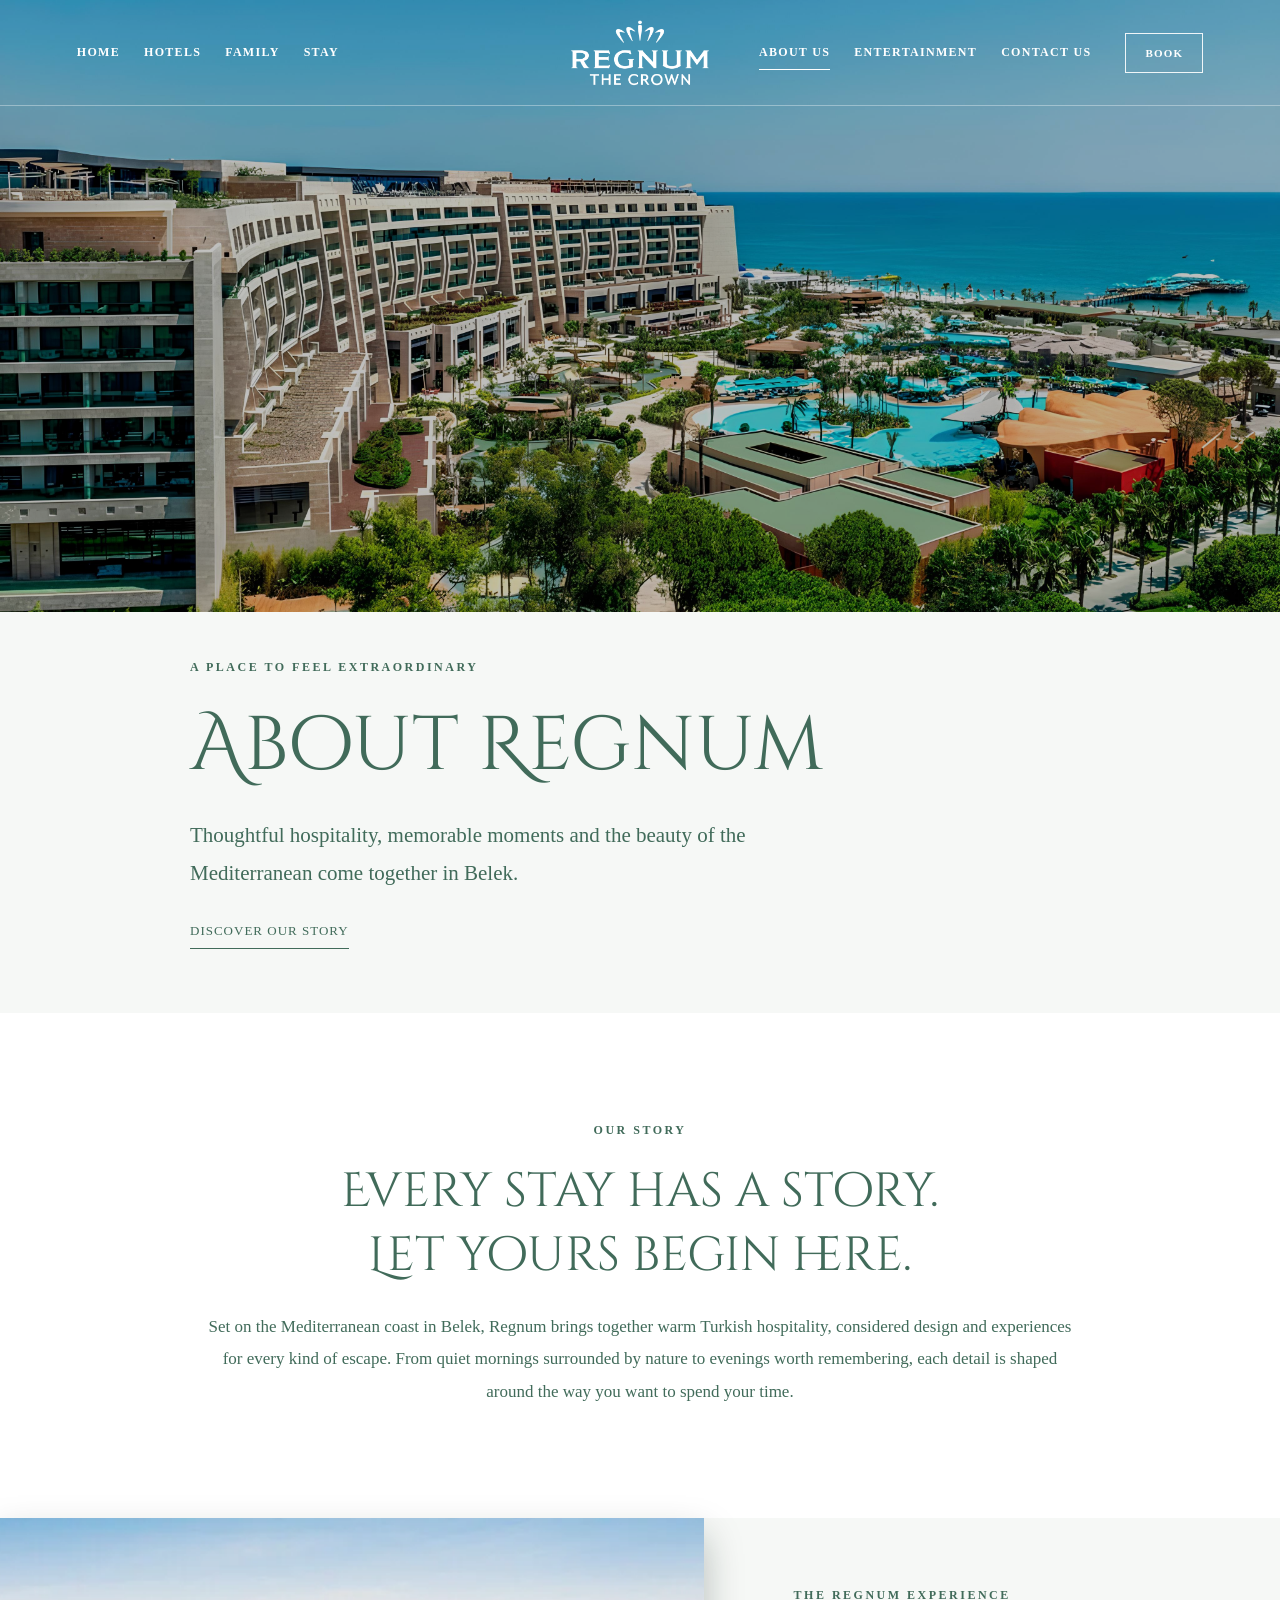
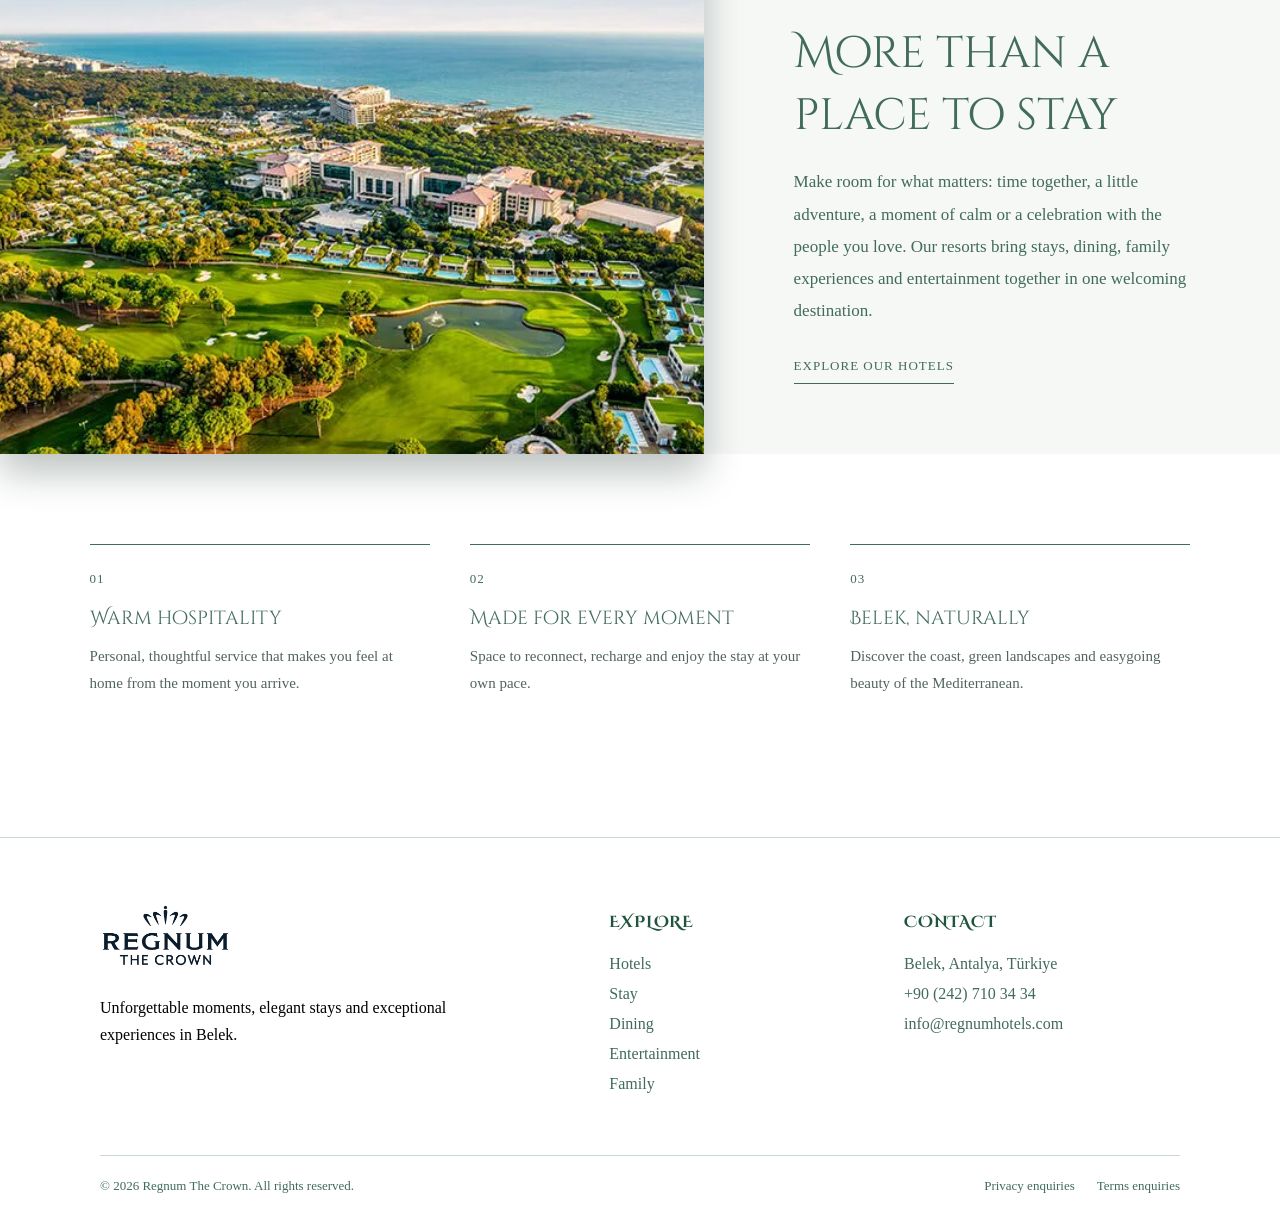
<file: About-Us.html>
<!DOCTYPE html>
<html lang="en">
<head>
    <meta charset="UTF-8">
    <meta name="viewport" content="width=device-width, initial-scale=1.0">
    <meta name="description" content="Discover the story and experiences behind Regnum Hotels in Belek, Antalya.">
    <title>About Us | Regnum The Crown</title>
    <link rel="icon" type="image/png" href="img/logo.png">
    <link rel="preconnect" href="https://fonts.googleapis.com">
    <link rel="preconnect" href="https://fonts.gstatic.com" crossorigin>
    <link href="https://fonts.googleapis.com/css2?family=Cinzel+Decorative:wght@700&family=Cormorant+Garamond:ital,wght@0,300..700;1,300..700&display=swap" rel="stylesheet">
    <link rel="stylesheet" href="style.css">
    <script src="main.js" defer></script>
</head>
<body>
    <header class="navbar" id="navbar">
        <nav class="nav-links nav-left">
            <a href="index.html">Home</a>
            <a href="Hotels.html">Hotels</a>
            <a href="Family.html">Family</a>
            <a href="Stay.html">Stay</a>
        </nav>
        <a class="logo" href="index.html" aria-label="Regnum home">
            <img src="img/logo.png" alt="Regnum The Crown">
        </a>
        <nav class="nav-links nav-right">
            <a href="About-Us.html" aria-current="page">About Us</a>
            <a href="Enterainment.html">Entertainment</a>
            <a href="Contact-us.html">Contact Us</a>
        </nav>
        <a class="reservation" href="Reservation.html">Book</a>
    </header>

    <main class="about-page">
        <section class="about-hero">
            <img src="img/hoteli1.jpg" alt="Regnum hotel overlooking the Mediterranean coast in Belek">
            <div class="about-hero-content">
                <p class="about-eyebrow">A PLACE TO FEEL EXTRAORDINARY</p>
                <h1>About Regnum</h1>
                <p>Thoughtful hospitality, memorable moments and the beauty of the Mediterranean come together in Belek.</p>
                <a href="#our-story">Discover our story</a>
            </div>
        </section>

        <section class="about-intro" id="our-story">
            <p class="about-eyebrow">OUR STORY</p>
            <h2>Every stay has a story.<br>Let yours begin here.</h2>
            <p>Set on the Mediterranean coast in Belek, Regnum brings together warm Turkish hospitality, considered design and experiences for every kind of escape. From quiet mornings surrounded by nature to evenings worth remembering, each detail is shaped around the way you want to spend your time.</p>
        </section>

        <section class="about-feature">
            <img src="img/carya.webp" alt="Aerial view of Regnum Carya among the greenery of Belek">
            <div class="about-feature-copy">
                <p class="about-eyebrow">THE REGNUM EXPERIENCE</p>
                <h2>More than a place to stay</h2>
                <p>Make room for what matters: time together, a little adventure, a moment of calm or a celebration with the people you love. Our resorts bring stays, dining, family experiences and entertainment together in one welcoming destination.</p>
                <a href="Hotels.html">Explore our hotels</a>
            </div>
        </section>

        <section class="about-values" aria-label="What makes a Regnum stay special">
            <article><span>01</span><h3>Warm hospitality</h3><p>Personal, thoughtful service that makes you feel at home from the moment you arrive.</p></article>
            <article><span>02</span><h3>Made for every moment</h3><p>Space to reconnect, recharge and enjoy the stay at your own pace.</p></article>
            <article><span>03</span><h3>Belek, naturally</h3><p>Discover the coast, green landscapes and easygoing beauty of the Mediterranean.</p></article>
        </section>
    </main>

    <footer class="site-footer">
        <div class="footer-main">
            <div class="footer-brand">
                <img src="img/logo.png" alt="Regnum The Crown">
                <p>Unforgettable moments, elegant stays and exceptional experiences in Belek.</p>
            </div>
            <div class="footer-links">
                <h3>Explore</h3>
                <a href="Hotels.html">Hotels</a>
                <a href="Stay.html">Stay</a>
                <a href="Dining.html">Dining</a>
                <a href="Enterainment.html">Entertainment</a>
                <a href="Family.html">Family</a>
            </div>
            <div class="footer-contact">
                <h3>Contact</h3>
                <p>Belek, Antalya, Türkiye</p>
                <a href="tel:+902427103434">+90 (242) 710 34 34</a>
                <a href="mailto:info@regnumhotels.com">info@regnumhotels.com</a>
            </div>
        </div>
        <div class="footer-bottom">
            <span>© 2026 Regnum The Crown. All rights reserved.</span>
            <div><a href="mailto:info@regnumhotels.com?subject=Privacy%20enquiry">Privacy enquiries</a><a href="mailto:info@regnumhotels.com?subject=Terms%20enquiry">Terms enquiries</a></div>
        </div>
    </footer>



</body>
</html>
</file>
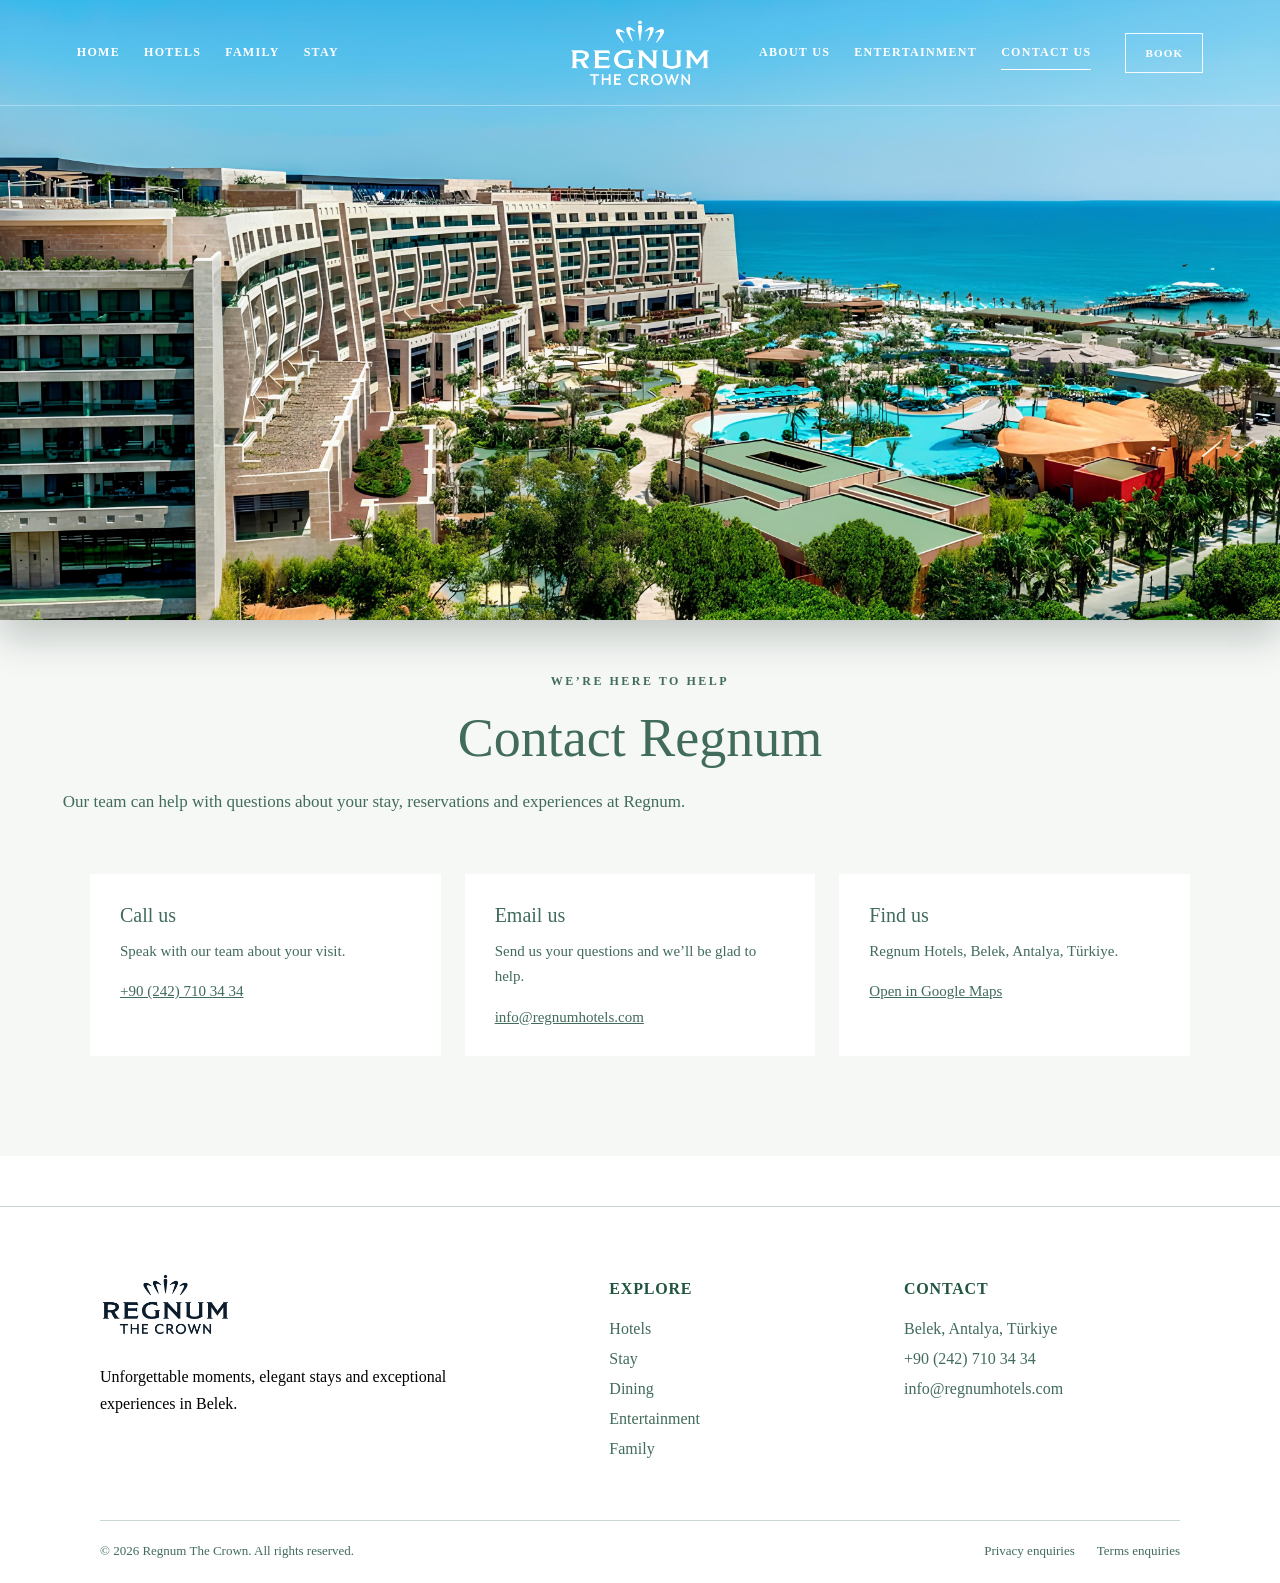
<file: Contact-us.html>
<!DOCTYPE html>
<html lang="en">
<head>
    <meta charset="UTF-8">
    <meta name="viewport" content="width=device-width, initial-scale=1.0">
    <title>Contact Us | Regnum The Crown</title>
    <link rel="icon" type="image/png" href="img/logo.png">
    <link rel="stylesheet" href="style.css">
    <script src="main.js" defer></script>
</head>
<body>
    <header class="navbar" id="navbar">
        <nav class="nav-links nav-left">
            <a href="index.html">Home</a>
            <a href="Hotels.html">Hotels</a>
            <a href="Family.html">Family</a>
            <a href="Stay.html">Stay</a>
        </nav>
        <a class="logo" href="index.html" aria-label="Regnum home"><img src="img/logo.png" alt="Regnum The Crown"></a>
        <nav class="nav-links nav-right">
            <a href="About-Us.html">About Us</a>
            <a href="Enterainment.html">Entertainment</a>
            <a href="Contact-us.html" aria-current="page">Contact Us</a>
        </nav>
        <a class="reservation" href="Reservation.html">Book</a>
    </header>

    <main class="contact-page" id="contact">
        <img class="contact-hero-image" src="img/hoteli1.jpg" alt="Regnum hotel in Belek">
        <p class="about-eyebrow">WE’RE HERE TO HELP</p>
        <h1>Contact Regnum</h1>
        <p class="contact-intro">Our team can help with questions about your stay, reservations and experiences at Regnum.</p>
        <div class="contact-options">
            <article>
                <h2>Call us</h2>
                <p>Speak with our team about your visit.</p>
                <a href="tel:+902427103434">+90 (242) 710 34 34</a>
            </article>
            <article>
                <h2>Email us</h2>
                <p>Send us your questions and we’ll be glad to help.</p>
                <a href="mailto:info@regnumhotels.com">info@regnumhotels.com</a>
            </article>
            <article>
                <h2>Find us</h2>
                <p>Regnum Hotels, Belek, Antalya, Türkiye.</p>
                <a href="https://www.google.com/maps/search/?api=1&amp;query=Regnum+Carya+Belek+Antalya" target="_blank" rel="noopener noreferrer">Open in Google Maps</a>
            </article>
        </div>
    </main>

    <footer class="site-footer">
        <div class="footer-main">
            <div class="footer-brand">
                <img src="img/logo.png" alt="Regnum The Crown">
                <p>Unforgettable moments, elegant stays and exceptional experiences in Belek.</p>
            </div>
            <div class="footer-links">
                <h3>Explore</h3>
                <a href="Hotels.html">Hotels</a>
                <a href="Stay.html">Stay</a>
                <a href="Dining.html">Dining</a>
                <a href="Enterainment.html">Entertainment</a>
                <a href="Family.html">Family</a>
            </div>
            <div class="footer-contact">
                <h3>Contact</h3>
                <p>Belek, Antalya, Türkiye</p>
                <a href="tel:+902427103434">+90 (242) 710 34 34</a>
                <a href="mailto:info@regnumhotels.com">info@regnumhotels.com</a>
            </div>
        </div>
        <div class="footer-bottom">
            <span>© 2026 Regnum The Crown. All rights reserved.</span>
            <div><a href="mailto:info@regnumhotels.com?subject=Privacy%20enquiry">Privacy enquiries</a><a href="mailto:info@regnumhotels.com?subject=Terms%20enquiry">Terms enquiries</a></div>
        </div>
    </footer>



</body>
</html>
</file>
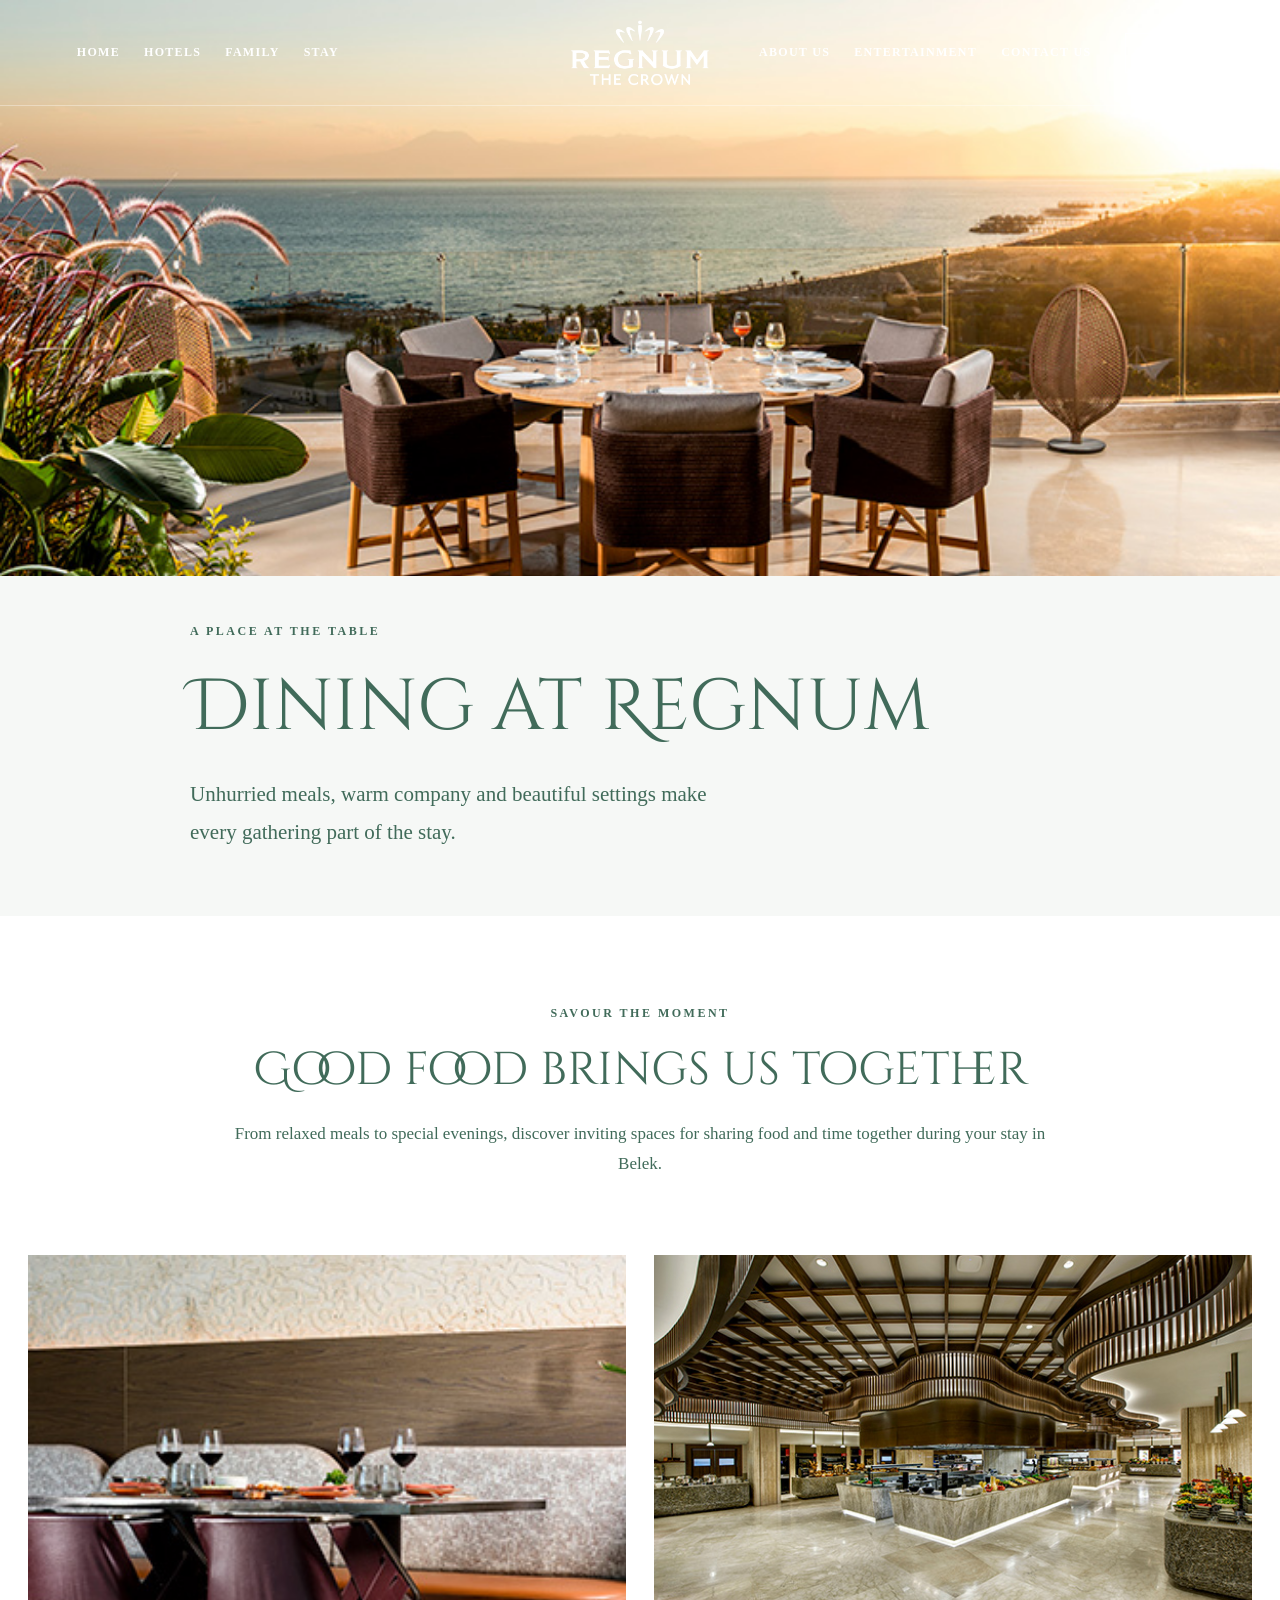
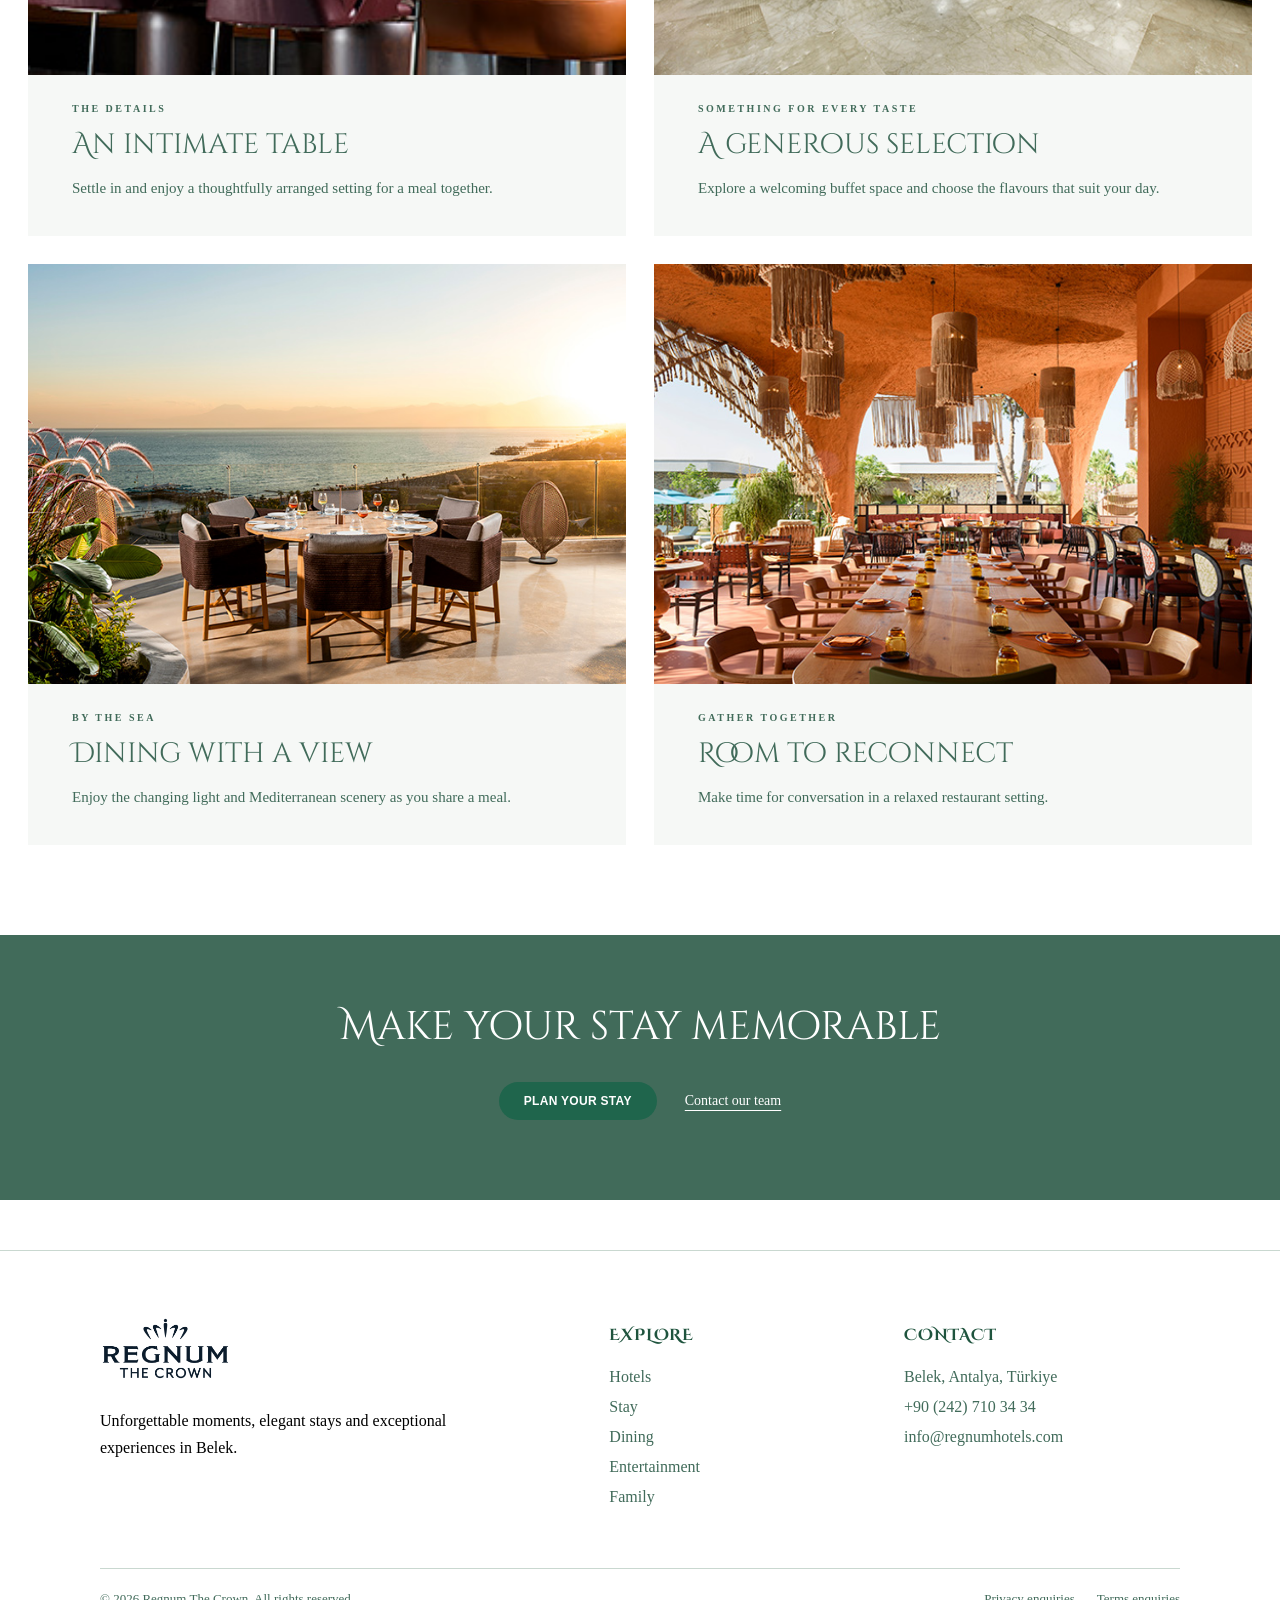
<file: Dining.html>
<!DOCTYPE html>
<html lang="en">
<head>
    <meta charset="UTF-8">
    <meta name="viewport" content="width=device-width, initial-scale=1.0">
    <meta name="description" content="Explore dining spaces and memorable meals at Regnum in Belek.">
    <title>Dining | Regnum The Crown</title>
    <link rel="icon" type="image/png" href="img/logo.png">
    <link rel="preconnect" href="https://fonts.googleapis.com">
    <link rel="preconnect" href="https://fonts.gstatic.com" crossorigin>
    <link href="https://fonts.googleapis.com/css2?family=Cinzel+Decorative:wght@700&family=Cormorant+Garamond:ital,wght@0,300..700;1,300..700&display=swap" rel="stylesheet">
    <link rel="stylesheet" href="style.css">
    <script src="main.js" defer></script>
</head>
<body>
    <header class="navbar" id="navbar">
        <nav class="nav-links nav-left">
            <a href="index.html">Home</a>
            <a href="Hotels.html">Hotels</a>
            <a href="Family.html">Family</a>
            <a href="Stay.html">Stay</a>
        </nav>
        <a class="logo" href="index.html" aria-label="Regnum home">
            <img src="img/logo.png" alt="Regnum The Crown">
        </a>
        <nav class="nav-links nav-right">
            <a href="About-Us.html">About Us</a>
            <a href="Enterainment.html">Entertainment</a>
            <a href="Contact-us.html">Contact Us</a>
        </nav>
        <a class="reservation" href="Reservation.html">Book</a>
    </header>

    <main class="dining-page">
        <section class="dining-hero">
            <img src="img/REST2.jpg" alt="An elegant dining table overlooking the Mediterranean at sunset">
            <div class="dining-hero-copy">
                <p class="about-eyebrow">A PLACE AT THE TABLE</p>
                <h1>Dining at Regnum</h1>
                <p>Unhurried meals, warm company and beautiful settings make every gathering part of the stay.</p>
            </div>
        </section>

        <section class="dining-intro">
            <p class="about-eyebrow">SAVOUR THE MOMENT</p>
            <h2>Good food brings us together</h2>
            <p>From relaxed meals to special evenings, discover inviting spaces for sharing food and time together during your stay in Belek.</p>
        </section>

        <section class="dining-grid" aria-label="Dining experiences">
            <article class="dining-card">
                <img src="img/rest0.jpg" alt="A table prepared for an intimate dinner">
                <div><p class="about-eyebrow">THE DETAILS</p><h2>An intimate table</h2><p>Settle in and enjoy a thoughtfully arranged setting for a meal together.</p></div>
            </article>
            <article class="dining-card">
                <img src="img/REST1.jpg" alt="A spacious restaurant buffet with a variety of dishes">
                <div><p class="about-eyebrow">SOMETHING FOR EVERY TASTE</p><h2>A generous selection</h2><p>Explore a welcoming buffet space and choose the flavours that suit your day.</p></div>
            </article>
            <article class="dining-card">
                <img src="img/REST2.jpg" alt="Outdoor dining beside the sea at sunset">
                <div><p class="about-eyebrow">BY THE SEA</p><h2>Dining with a view</h2><p>Enjoy the changing light and Mediterranean scenery as you share a meal.</p></div>
            </article>
            <article class="dining-card">
                <img src="img/REST3.jpg" alt="A warmly lit restaurant ready for guests">
                <div><p class="about-eyebrow">GATHER TOGETHER</p><h2>Room to reconnect</h2><p>Make time for conversation in a relaxed restaurant setting.</p></div>
            </article>
        </section>

        <section class="dining-cta">
            <h2>Make your stay memorable</h2>
            <a class="discover-button" href="Reservation.html">Plan your stay</a>
            <a href="Contact-us.html">Contact our team</a>
        </section>
    </main>

    <footer class="site-footer">
        <div class="footer-main">
            <div class="footer-brand">
                <img src="img/logo.png" alt="Regnum The Crown">
                <p>Unforgettable moments, elegant stays and exceptional experiences in Belek.</p>
            </div>
            <div class="footer-links">
                <h3>Explore</h3>
                <a href="Hotels.html">Hotels</a>
                <a href="Stay.html">Stay</a>
                <a href="Dining.html" aria-current="page">Dining</a>
                <a href="Enterainment.html">Entertainment</a>
                <a href="Family.html">Family</a>
            </div>
            <div class="footer-contact">
                <h3>Contact</h3>
                <p>Belek, Antalya, Türkiye</p>
                <a href="tel:+902427103434">+90 (242) 710 34 34</a>
                <a href="mailto:info@regnumhotels.com">info@regnumhotels.com</a>
            </div>
        </div>
        <div class="footer-bottom">
            <span>© 2026 Regnum The Crown. All rights reserved.</span>
            <div><a href="mailto:info@regnumhotels.com?subject=Privacy%20enquiry">Privacy enquiries</a><a href="mailto:info@regnumhotels.com?subject=Terms%20enquiry">Terms enquiries</a></div>
        </div>
    </footer>



</body>
</html>
</file>
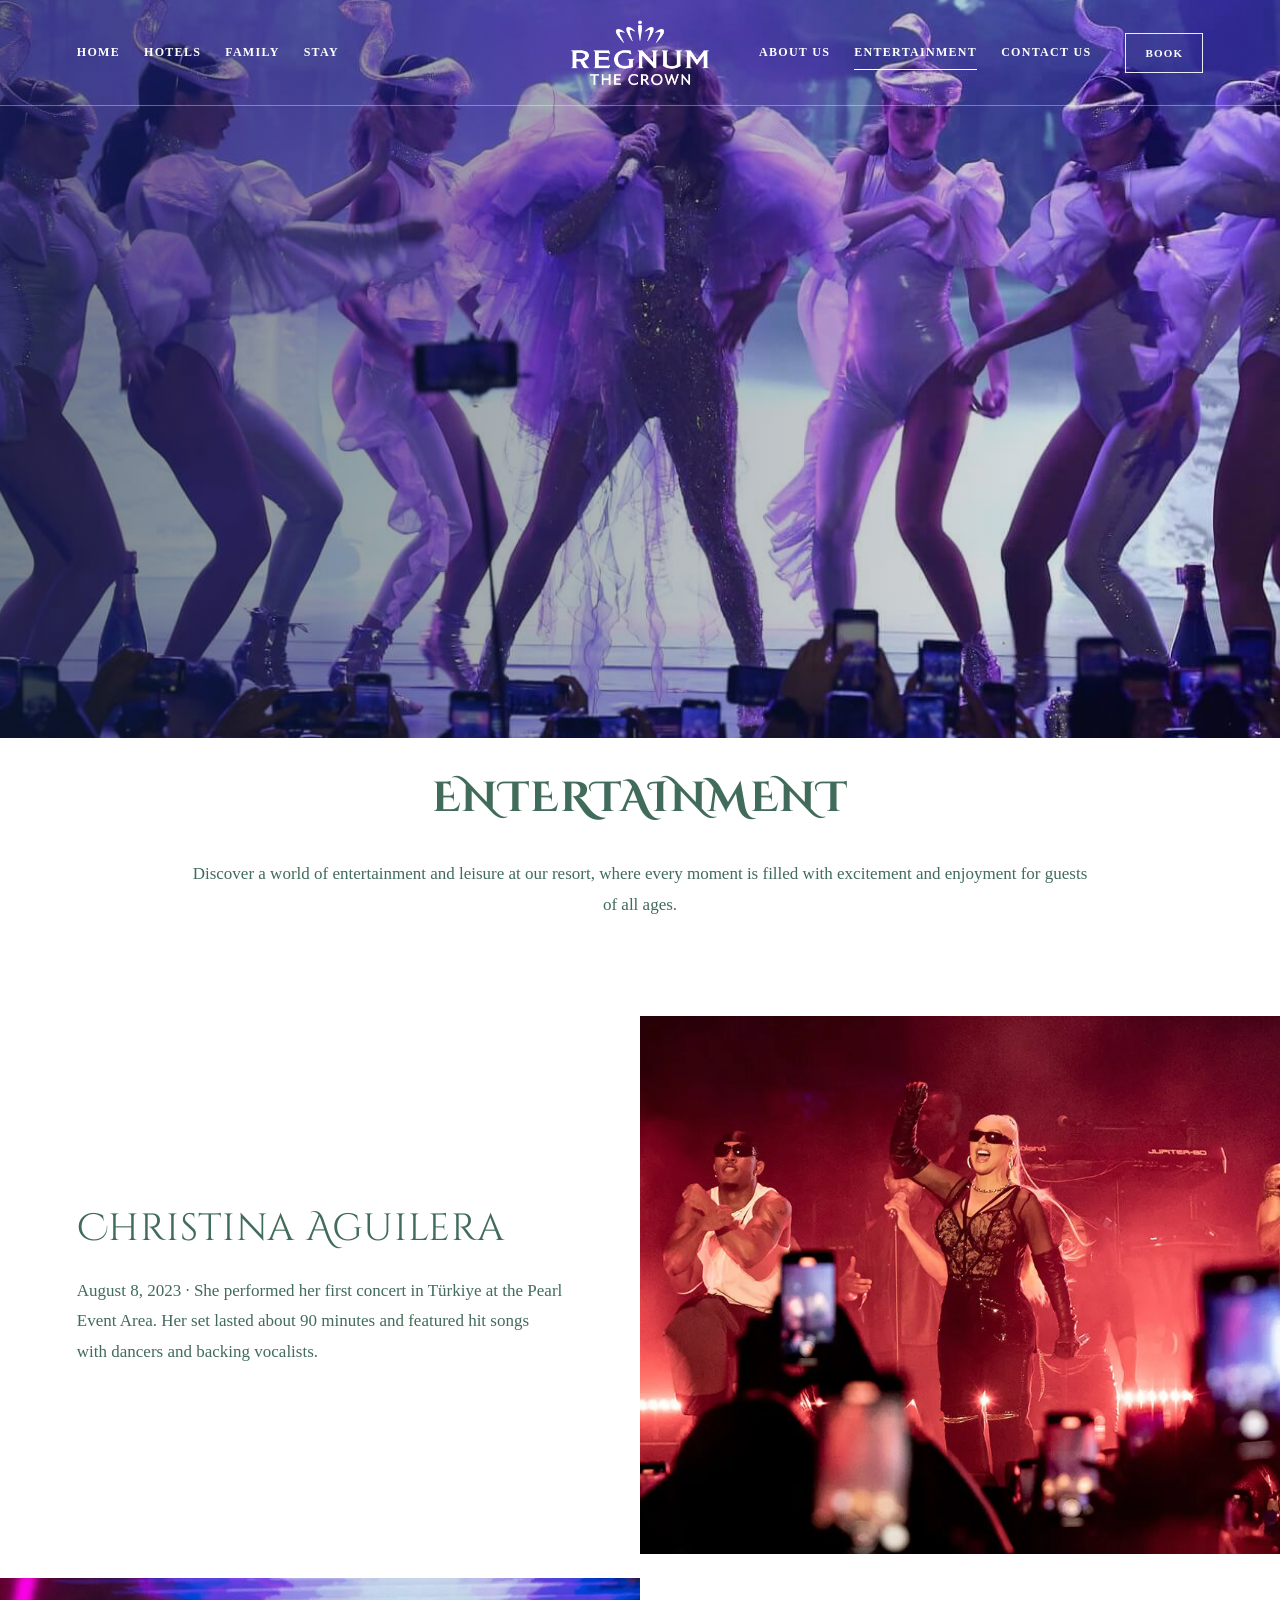
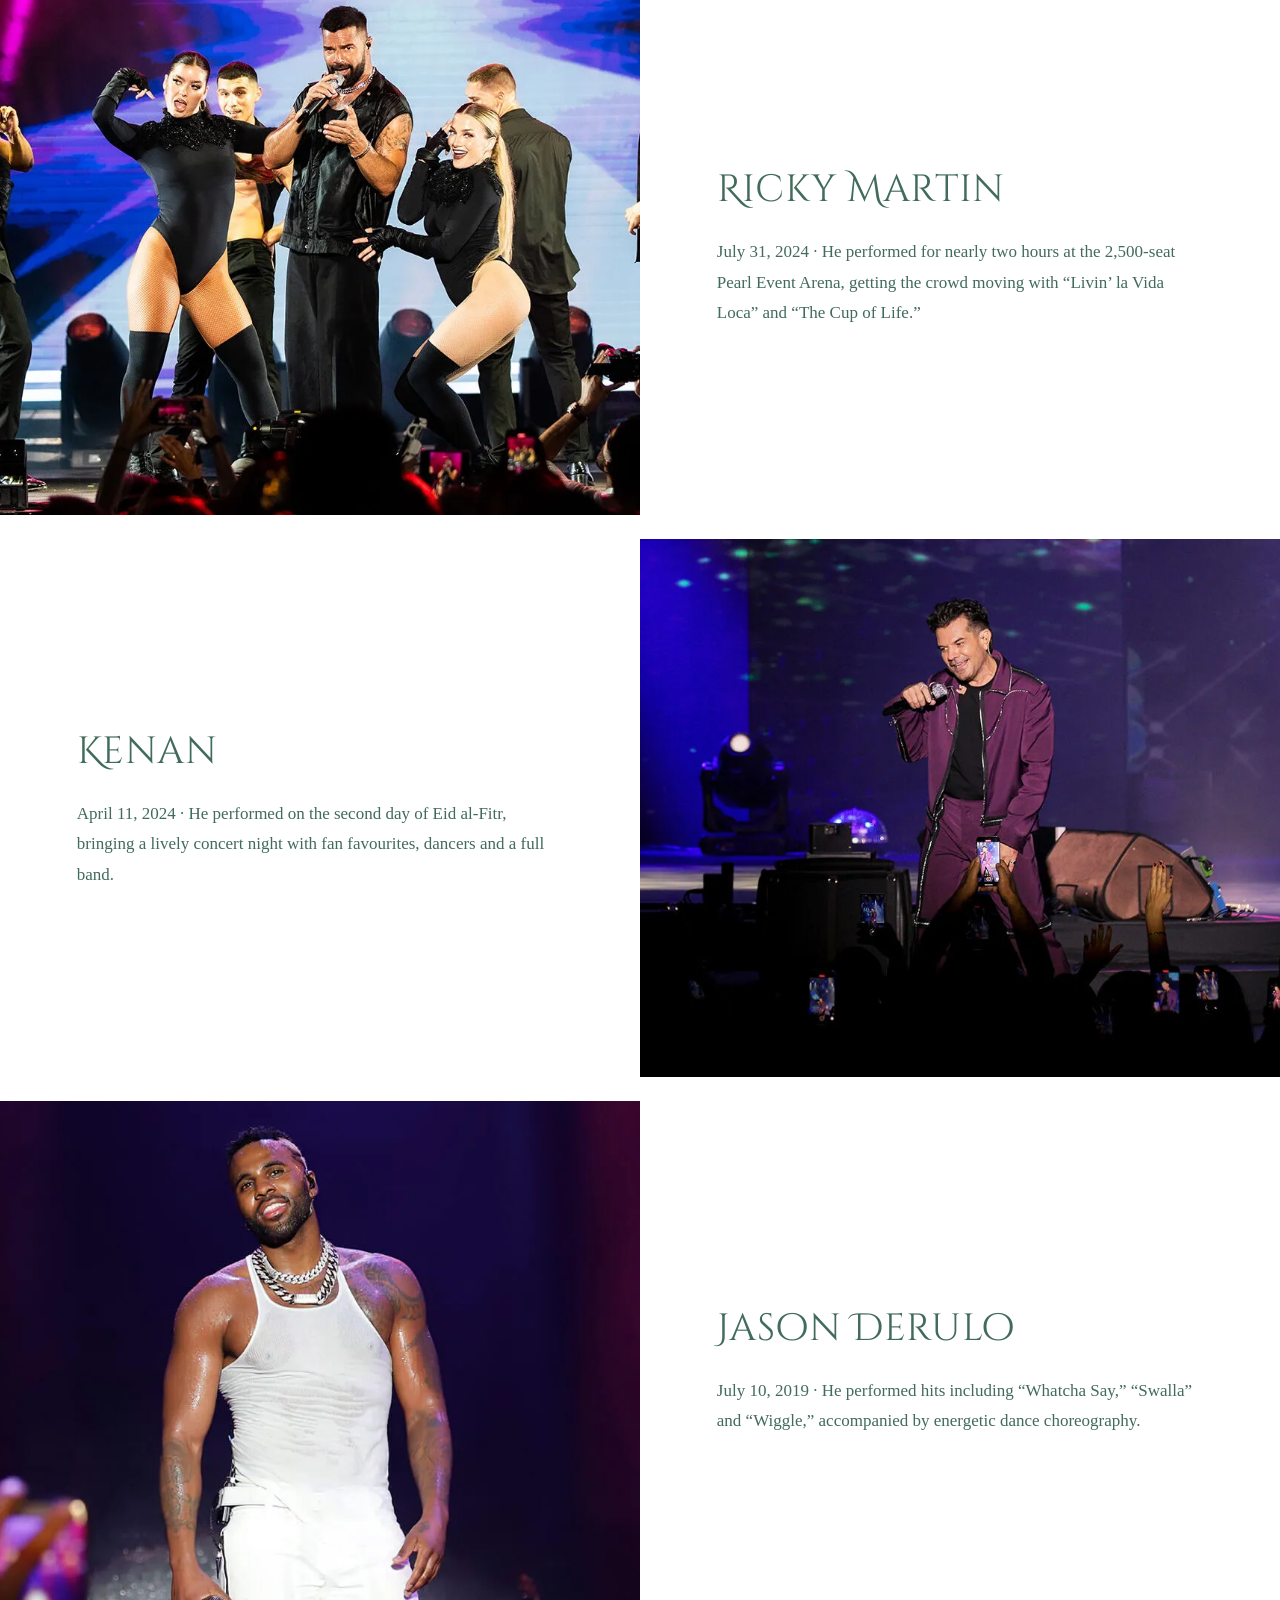
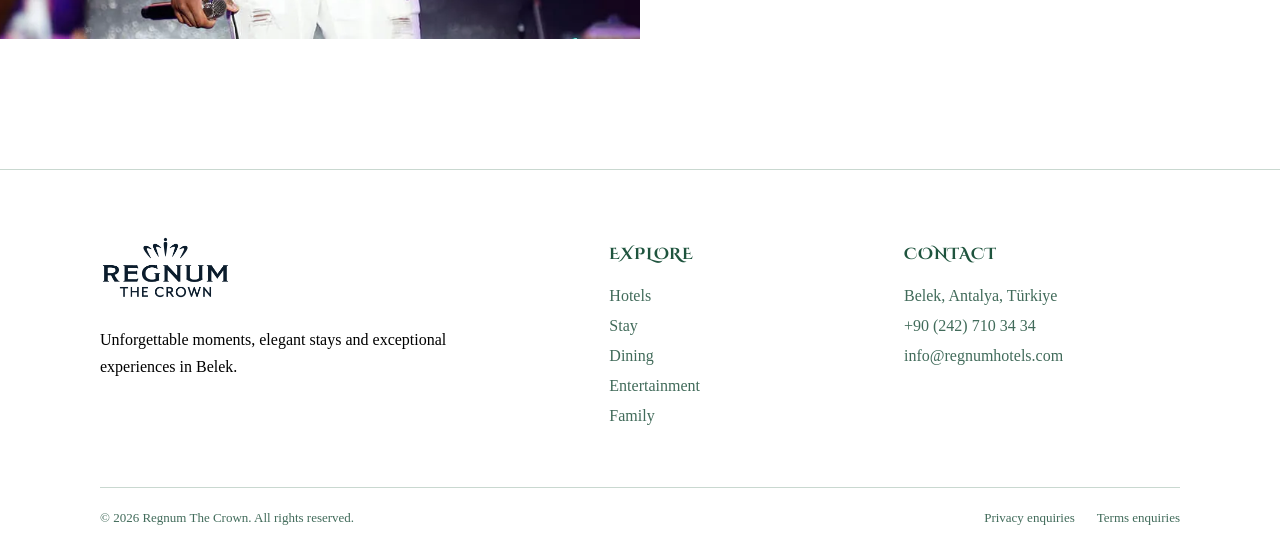
<file: Enterainment.html>
<!DOCTYPE html>
<html lang="en">
<head>
<link rel="preconnect" href="https://fonts.googleapis.com">
<link rel="preconnect" href="https://fonts.gstatic.com" crossorigin>
<link href="https://fonts.googleapis.com/css2?family=Cinzel+Decorative:wght@700&family=Cormorant+Garamond:ital,wght@0,300..700;1,300..700&family=Montenegrin+Gothic+One&display=swap" rel="stylesheet">
    <meta charset="UTF-8">
    <meta name="viewport" content="width=device-width, initial-scale=1.0">
    <title>Entertainment | Regnum The Crown</title>
    <link rel="icon" type="image/png" href="img/logo.png">
    <link rel="stylesheet" href="style.css">
    <script src="main.js" defer></script>
</head>
<body>
    <header class="navbar" id="navbar">
        <nav class="nav-links nav-left">
            <a href="index.html">Home</a>
            <a href="Hotels.html">Hotels</a>
            <a href="Family.html">Family</a>
            <a href="Stay.html">Stay</a>
        </nav>
        <a class="logo" href="index.html" aria-label="Regnum The Crown home page">
            <img src="img/logo.png" alt="Regnum The Crown">
        </a>
        <nav class="nav-links nav-right">
            <a href="About-Us.html">About Us</a>
            <a href="Enterainment.html">Entertainment</a>
            <a href="Contact-us.html">Contact Us</a>
        </nav>
        <a class="reservation" href="Reservation.html">Book</a>
    </header>

    <div class="entertainment"><img src="img/entirmate.jpg" alt="Live entertainment at Regnum The Crown">

    </div>
    <div class="entertainment-item">
        <h2>Entertainment</h2>
        <p>Discover a world of entertainment and leisure at our resort, where every moment is filled with excitement and enjoyment for guests of all ages.</p>  
    </div>
    <div class="entertainment-foto">
        <article class="entertainment-card">
            <img src="img/christinaaguilera-banner.webp" alt="Christina Aguilera performing live">
            <div class="entertainment-card-info"><h2>Christina Aguilera</h2>
                    <p>August 8, 2023 · She performed her first concert in Türkiye at the Pearl Event Area. Her set lasted about 90 minutes and featured hit songs with dancers and backing vocalists.</p></div>
        </article>
        <article class="entertainment-card">
            <img src="img/rickymartin-banner.webp" alt="Ricky Martin performing live">
            <div class="entertainment-card-info"><h2>Ricky Martin</h2>
                    <p>July 31, 2024 · He performed for nearly two hours at the 2,500-seat Pearl Event Arena, getting the crowd moving with “Livin’ la Vida Loca” and “The Cup of Life.”</p></div>
        </article>
        <article class="entertainment-card">
            <img src="img/kenan-banner.webp" alt="Kenan performing live">
            <div class="entertainment-card-info"><h2>Kenan</h2>
                    <p>April 11, 2024 · He performed on the second day of Eid al-Fitr, bringing a lively concert night with fan favourites, dancers and a full band.</p></div>
        </article>
        <article class="entertainment-card">
            <img src="img/regnumcarya-jasenderulo-banner.webp" alt="Jason Derulo performing live">
            <div class="entertainment-card-info"><h2>Jason Derulo</h2>
                    <p>July 10, 2019 · He performed hits including “Whatcha Say,” “Swalla” and “Wiggle,” accompanied by energetic dance choreography.</p></div>
        </article>
    </div>


            <footer class="site-footer">
        <div class="footer-main">
            <div class="footer-brand">
                <img src="img/logo.png" alt="Regnum The Crown">
                <p>Unforgettable moments, elegant stays and exceptional experiences in Belek.</p>
            </div>

            <div class="footer-links">
                <h3>Explore</h3>
                <a href="Hotels.html">Hotels</a>
                <a href="Stay.html">Stay</a>
                <a href="Dining.html">Dining</a>
                <a href="Enterainment.html">Entertainment</a>
                <a href="Family.html">Family</a>
            </div>

            <div class="footer-contact">
                <h3>Contact</h3>
                <p>Belek, Antalya, Türkiye</p>
                <a href="tel:+902427103434">+90 (242) 710 34 34</a>
                <a href="mailto:info@regnumhotels.com">info@regnumhotels.com</a>
            </div>
        </div>

        <div class="footer-bottom">
            <span>© 2026 Regnum The Crown. All rights reserved.</span>
            <div>
                <a href="mailto:info@regnumhotels.com?subject=Privacy%20enquiry">Privacy enquiries</a>
                <a href="mailto:info@regnumhotels.com?subject=Terms%20enquiry">Terms enquiries</a>
            </div>
        </div>
    </footer>
</body>
</html>
</file>
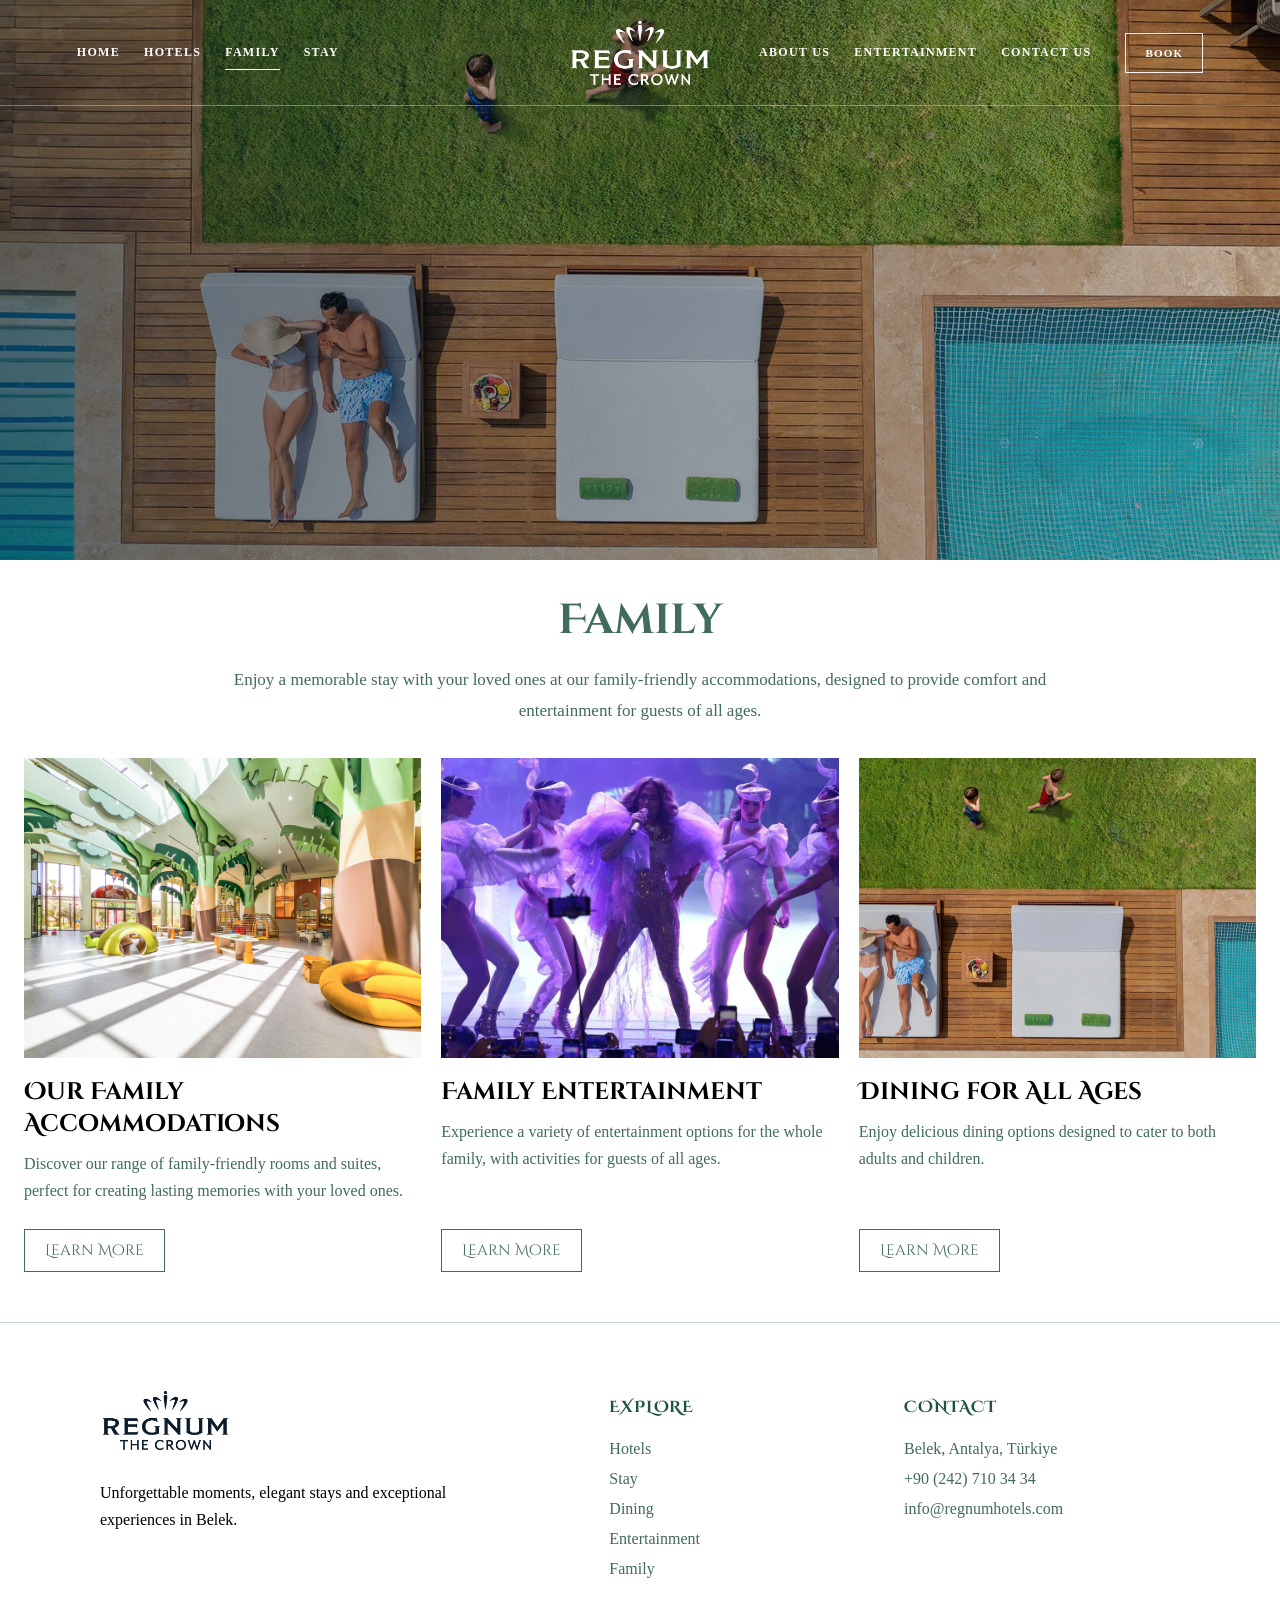
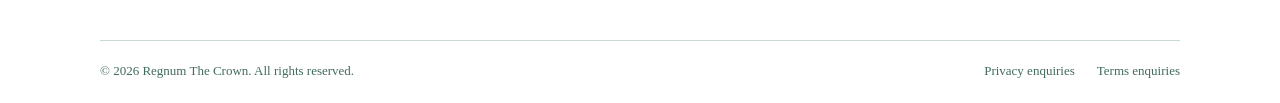
<file: Family.html>
<!DOCTYPE html>
<html lang="en">
<head>
<link rel="preconnect" href="https://fonts.googleapis.com">
<link rel="preconnect" href="https://fonts.gstatic.com" crossorigin>
<link href="https://fonts.googleapis.com/css2?family=Cinzel+Decorative:wght@700&family=Cormorant+Garamond:ital,wght@0,300..700;1,300..700&family=Montenegrin+Gothic+One&display=swap" rel="stylesheet">
    <meta charset="UTF-8">
    <meta name="viewport" content="width=device-width, initial-scale=1.0">
    <title>Family Experiences | Regnum The Crown</title>
    <link rel="icon" type="image/png" href="img/logo.png">
    <link rel="stylesheet" href="style.css">
    <script src="main.js" defer></script>    
</head>
<body>
    <header class="navbar" id="navbar">
        <nav class="nav-links nav-left">
            <a href="index.html">Home</a>
            <a href="Hotels.html">Hotels</a>
            <a href="Family.html">Family</a>
            <a href="Stay.html">Stay</a>
        </nav>
        <a class="logo" href="index.html" aria-label="Regnum The Crown home page">
            <img src="img/logo.png" alt="Regnum The Crown">
        </a>
        <nav class="nav-links nav-right">
            <a href="About-Us.html">About Us</a>
            <a href="Enterainment.html">Entertainment</a>
            <a href="Contact-us.html">Contact Us</a>
        </nav>
        <a class="reservation" href="Reservation.html">Book</a>
    </header>
    <div class="family"><img src="img/family.webp" alt="Families enjoying a stay at Regnum Carya">
    </div> 
    <div class="family paragraf">
        <h2>Family</h2>
        <p>Enjoy a memorable stay with your loved ones at our family-friendly accommodations, designed to provide comfort and entertainment for guests of all ages.</p>
    </div>
    <div class="family foto">
        <article class="family-card" id="bamboo-kids">
            <img src="img/bamboo.jpeg" alt="Family accommodations">
            <h2>Our Family Accommodations</h2>
            <p>Discover our range of family-friendly rooms and suites, perfect for creating lasting memories with your loved ones.</p>
            <a class="discover-button" href="Stay.html">Learn More</a>
        </article>
        <article class="family-card">
            <img id="aqualantis" src="img/entirmate.jpg" alt="Family entertainment at Aqualantis">
            <h2>Family Entertainment</h2>
            <p>Experience a variety of entertainment options for the whole family, with activities for guests of all ages.</p>
            <a class="discover-button" href="Enterainment.html">Learn More</a>
        </article>
        <article class="family-card">
            <img src="img/family.webp" alt="Family dining">
            <h2>Dining for All Ages</h2>
            <p>Enjoy delicious dining options designed to cater to both adults and children.</p>
            <a class="discover-button" href="Dining.html">Learn More</a>
        </article>
    </div>

        <footer class="site-footer">
        <div class="footer-main">
            <div class="footer-brand">
                <img src="img/logo.png" alt="Regnum The Crown">
                <p>Unforgettable moments, elegant stays and exceptional experiences in Belek.</p>
            </div>

            <div class="footer-links">
                <h3>Explore</h3>
                <a href="Hotels.html">Hotels</a>
                <a href="Stay.html">Stay</a>
                <a href="Dining.html">Dining</a>
                <a href="Enterainment.html">Entertainment</a>
                <a href="Family.html">Family</a>
            </div>

            <div class="footer-contact">
                <h3>Contact</h3>
                <p>Belek, Antalya, Türkiye</p>
                <a href="tel:+902427103434">+90 (242) 710 34 34</a>
                <a href="mailto:info@regnumhotels.com">info@regnumhotels.com</a>
            </div>
        </div>

        <div class="footer-bottom">
            <span>© 2026 Regnum The Crown. All rights reserved.</span>
            <div>
                <a href="mailto:info@regnumhotels.com?subject=Privacy%20enquiry">Privacy enquiries</a>
                <a href="mailto:info@regnumhotels.com?subject=Terms%20enquiry">Terms enquiries</a>
            </div>
        </div>
    </footer>
</body>
</html>
</file>
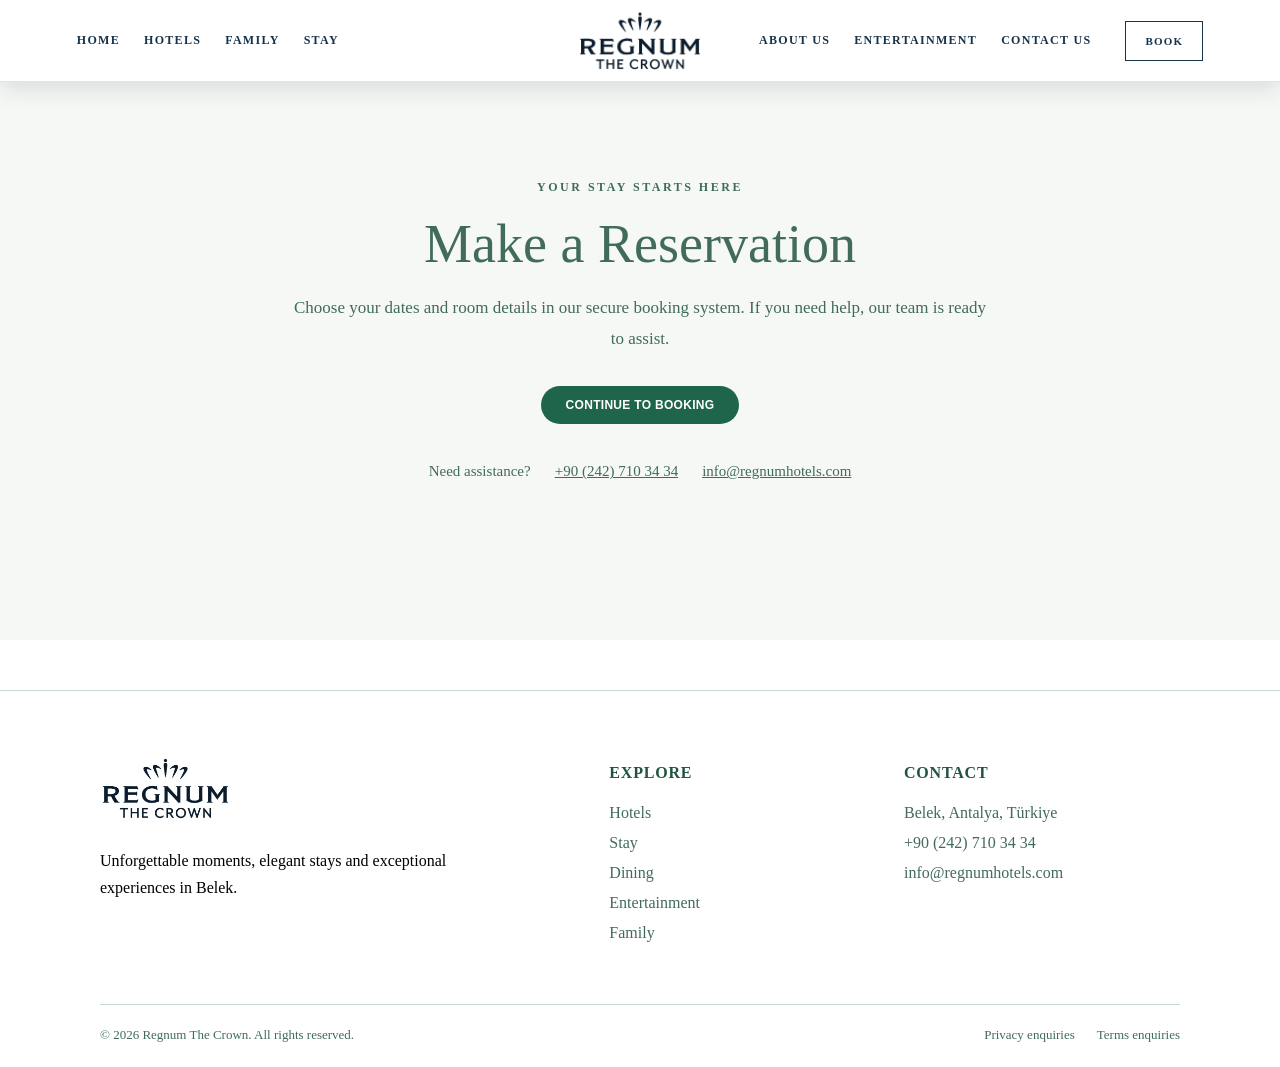
<file: Reservation.html>
<!DOCTYPE html>
<html lang="en">
<head>
    <meta charset="UTF-8">
    <meta name="viewport" content="width=device-width, initial-scale=1.0">
    <title>Reservations | Regnum The Crown</title>
    <link rel="icon" type="image/png" href="img/logo.png">
    <link rel="stylesheet" href="style.css">
    <script src="main.js" defer></script>
</head>
<body>
    <header class="navbar" id="navbar">
        <nav class="nav-links nav-left">
            <a href="index.html">Home</a>
            <a href="Hotels.html">Hotels</a>
            <a href="Family.html">Family</a>
            <a href="Stay.html">Stay</a>
        </nav>
        <a class="logo" href="index.html" aria-label="Regnum home"><img src="img/logo.png" alt="Regnum The Crown"></a>
        <nav class="nav-links nav-right">
            <a href="About-Us.html">About Us</a>
            <a href="Enterainment.html">Entertainment</a>
            <a href="Contact-us.html">Contact Us</a>
        </nav>
        <a class="reservation" href="Reservation.html" aria-current="page">Book</a>
    </header>

    <main class="reservation-page">
        <p class="about-eyebrow">YOUR STAY STARTS HERE</p>
        <h1>Make a Reservation</h1>
        <p>Choose your dates and room details in our secure booking system. If you need help, our team is ready to assist.</p>
        <a class="discover-button" href="https://bookings.travelclick.com/9879336?&amp;hotelid=98454&amp;confirmid=ConfirmationNumber&amp;languageid=1&amp;_ga=2.174865442.1295165078.1628687077-333121267.1616401182#/guestsandrooms" target="_blank" rel="noopener noreferrer">Continue to booking</a>
        <div class="reservation-help">
            <span>Need assistance?</span>
            <a href="tel:+902427103434">+90 (242) 710 34 34</a>
            <a href="mailto:info@regnumhotels.com">info@regnumhotels.com</a>
        </div>
    </main>

    <footer class="site-footer">
        <div class="footer-main">
            <div class="footer-brand">
                <img src="img/logo.png" alt="Regnum The Crown">
                <p>Unforgettable moments, elegant stays and exceptional experiences in Belek.</p>
            </div>
            <div class="footer-links">
                <h3>Explore</h3>
                <a href="Hotels.html">Hotels</a>
                <a href="Stay.html">Stay</a>
                <a href="Dining.html">Dining</a>
                <a href="Enterainment.html">Entertainment</a>
                <a href="Family.html">Family</a>
            </div>
            <div class="footer-contact">
                <h3>Contact</h3>
                <p>Belek, Antalya, Türkiye</p>
                <a href="tel:+902427103434">+90 (242) 710 34 34</a>
                <a href="mailto:info@regnumhotels.com">info@regnumhotels.com</a>
            </div>
        </div>
        <div class="footer-bottom">
            <span>© 2026 Regnum The Crown. All rights reserved.</span>
            <div><a href="mailto:info@regnumhotels.com?subject=Privacy%20enquiry">Privacy enquiries</a><a href="mailto:info@regnumhotels.com?subject=Terms%20enquiry">Terms enquiries</a></div>
        </div>
    </footer>



</body>
</html>
</file>
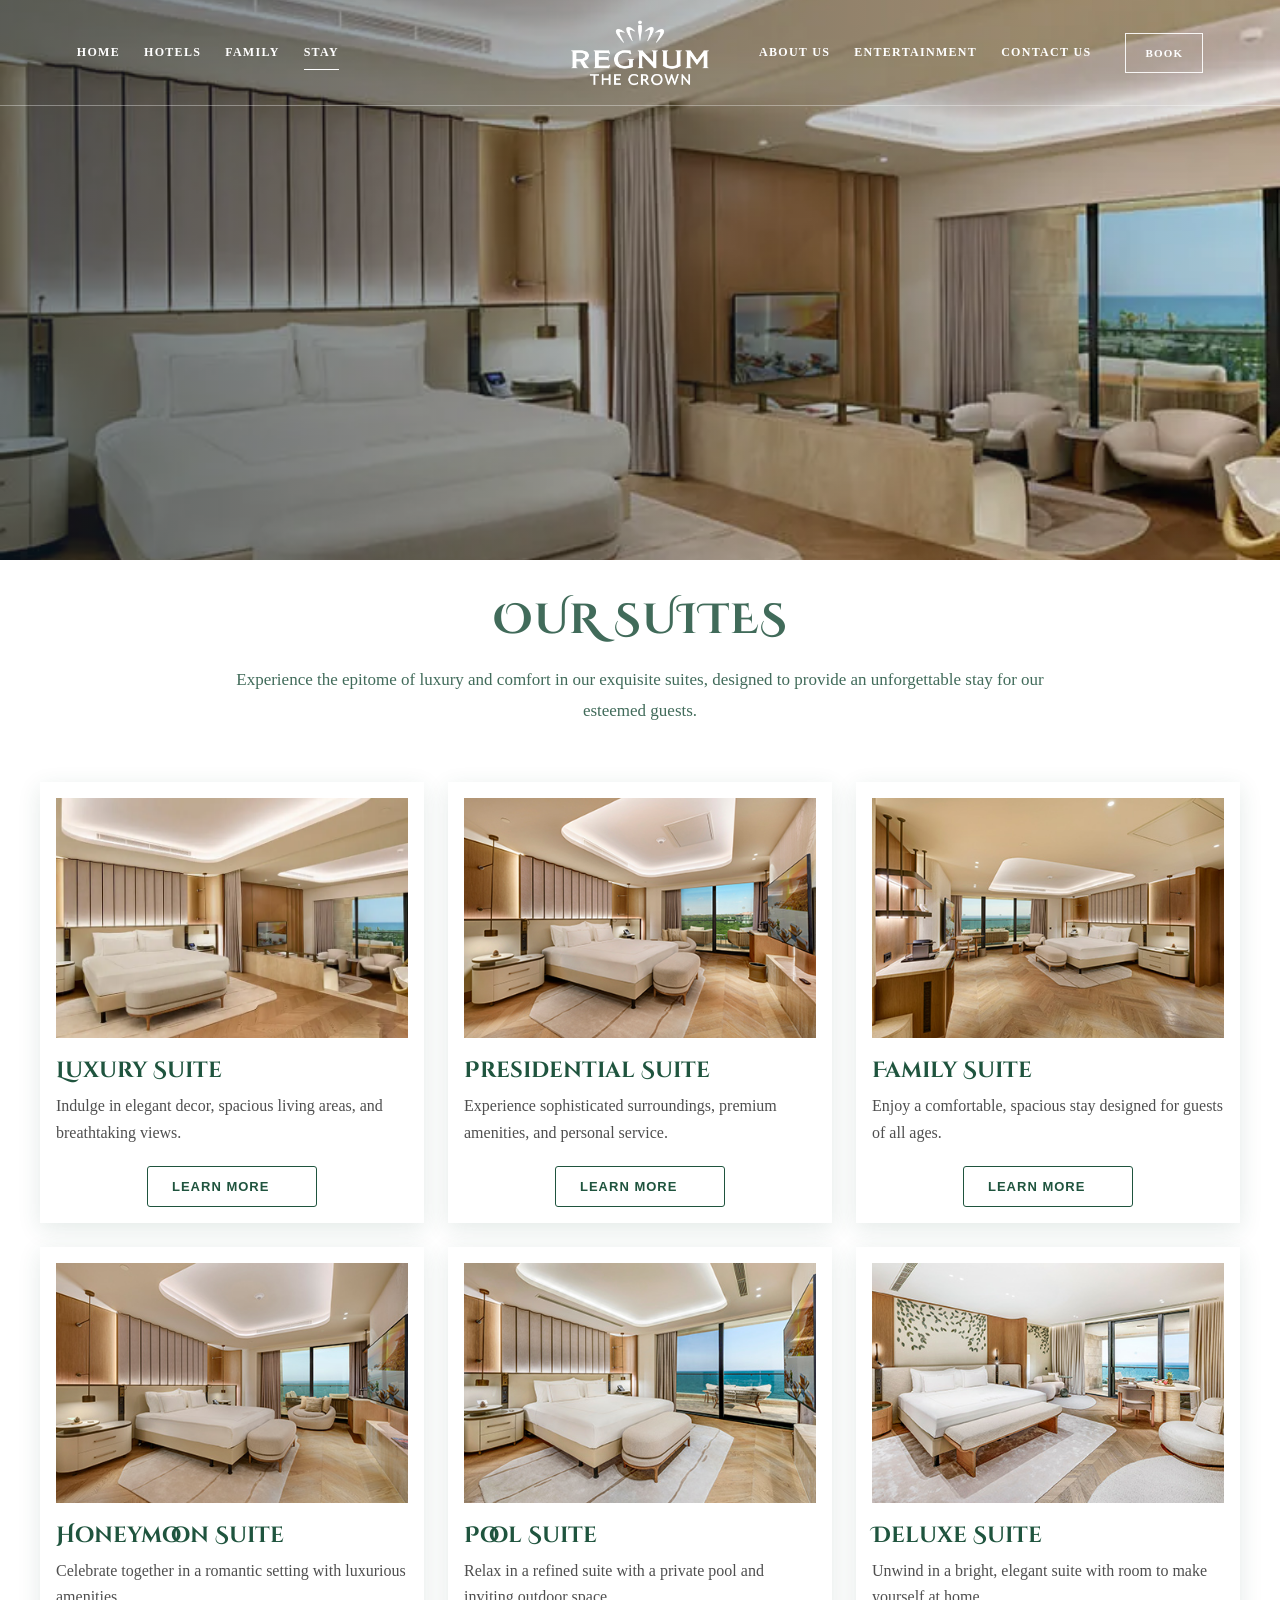
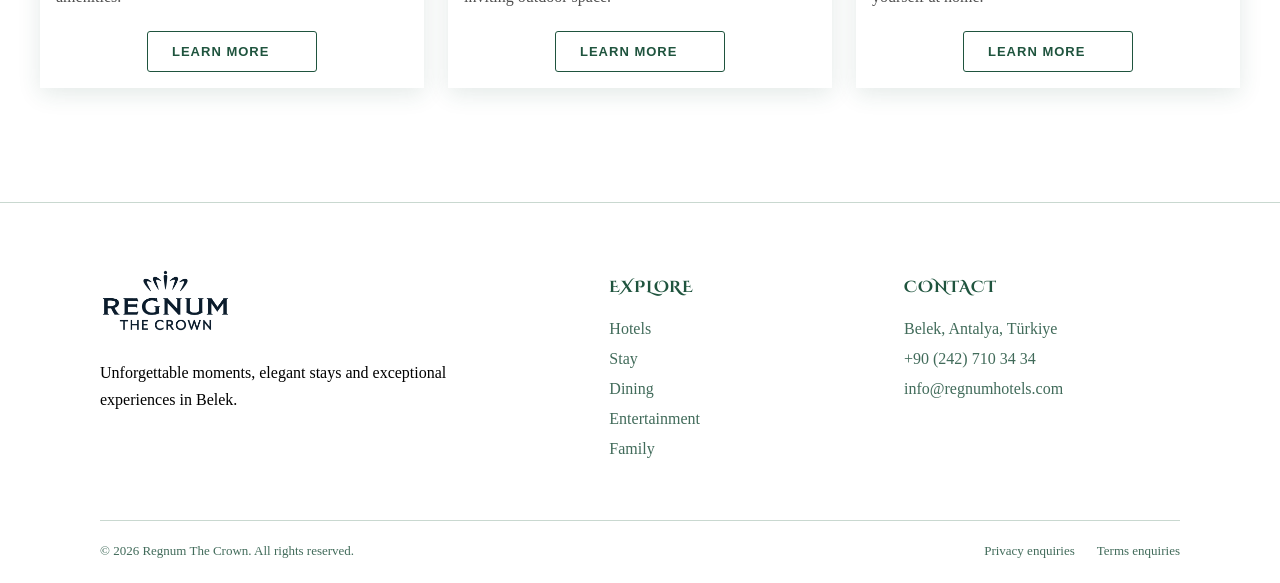
<file: Stay.html>
<!DOCTYPE html>
<html lang="en">
<head>
<link rel="preconnect" href="https://fonts.googleapis.com">
<link rel="preconnect" href="https://fonts.gstatic.com" crossorigin>
<link href="https://fonts.googleapis.com/css2?family=Cinzel+Decorative:wght@700&family=Cormorant+Garamond:ital,wght@0,300..700;1,300..700&family=Montenegrin+Gothic+One&display=swap" rel="stylesheet">
    <meta charset="UTF-8">
    <meta name="viewport" content="width=device-width, initial-scale=1.0">
    <title>Suites &amp; Stays | Regnum The Crown</title>
    <link rel="icon" type="image/png" href="img/logo.png">
    <link rel="stylesheet" href="style.css">
    <script src="main.js" defer></script>
</head>
<body>
    <header class="navbar" id="navbar">
        <nav class="nav-links nav-left">
            <a href="index.html">Home</a>
            <a href="Hotels.html">Hotels</a>
            <a href="Family.html">Family</a>
            <a href="Stay.html">Stay</a>
        </nav>
        <a class="logo" href="index.html" aria-label="Regnum The Crown home page">
            <img src="img/logo.png" alt="Regnum The Crown">
        </a>
        <nav class="nav-links nav-right">
            <a href="About-Us.html">About Us</a>
            <a href="Enterainment.html">Entertainment</a>
            <a href="Contact-us.html">Contact Us</a>
        </nav>
        <a class="reservation" href="Reservation.html">Book</a>
    </header>
    <div class="suite"><img src="img/suite1.webp" alt="Suite">
        <h2>Our Suites</h2>
        <p>Experience the epitome of luxury and comfort in our exquisite suites, designed to provide an unforgettable stay for our esteemed guests.</p>

    </div>  
    <section class="suite-cards" aria-label="Suite options">
        <article class="suite-card">
            <img src="img/suite1.webp" alt="Luxury suite interior">
            <h2>Luxury Suite</h2>
            <p>Indulge in elegant decor, spacious living areas, and breathtaking views.</p>
            <a class="discover-button" href="Reservation.html">Learn More</a>
        </article>
        <article class="suite-card">
            <img src="img/suite3.jpg" alt="Presidential suite interior">
            <h2>Presidential Suite</h2>
            <p>Experience sophisticated surroundings, premium amenities, and personal service.</p>
            <a class="discover-button" href="Reservation.html">Learn More</a>
        </article>
        <article class="suite-card">
            <img src="img/suite4.jpg" alt="Family suite interior">
            <h2>Family Suite</h2>
            <p>Enjoy a comfortable, spacious stay designed for guests of all ages.</p>
            <a class="discover-button" href="Reservation.html">Learn More</a>
        </article>
        <article class="suite-card">
            <img src="img/suite5.jpg" alt="Honeymoon suite interior">
            <h2>Honeymoon Suite</h2>
            <p>Celebrate together in a romantic setting with luxurious amenities.</p>
            <a class="discover-button" href="Reservation.html">Learn More</a>
        </article>
        <article class="suite-card">
            <img src="img/suite6.jpg" alt="Suite with a private pool">
            <h2>Pool Suite</h2>
            <p>Relax in a refined suite with a private pool and inviting outdoor space.</p>
            <a class="discover-button" href="Reservation.html">Learn More</a>
        </article>
        <article class="suite-card">
            <img src="img/suite7.jpg" alt="Deluxe suite interior">
            <h2>Deluxe Suite</h2>
            <p>Unwind in a bright, elegant suite with room to make yourself at home.</p>
            <a class="discover-button" href="Reservation.html">Learn More</a>
        </article>
    </section>


    <footer class="site-footer">
        <div class="footer-main">
            <div class="footer-brand">
                <img src="img/logo.png" alt="Regnum The Crown">
                <p>Unforgettable moments, elegant stays and exceptional experiences in Belek.</p>
            </div>

            <div class="footer-links">
                <h3>Explore</h3>
                <a href="Hotels.html">Hotels</a>
                <a href="Stay.html">Stay</a>
                <a href="Dining.html">Dining</a>
                <a href="Enterainment.html">Entertainment</a>
                <a href="Family.html">Family</a>
            </div>

            <div class="footer-contact">
                <h3>Contact</h3>
                <p>Belek, Antalya, Türkiye</p>
                <a href="tel:+902427103434">+90 (242) 710 34 34</a>
                <a href="mailto:info@regnumhotels.com">info@regnumhotels.com</a>
            </div>
        </div>

        <div class="footer-bottom">
            <span>© 2026 Regnum The Crown. All rights reserved.</span>
            <div>
                <a href="mailto:info@regnumhotels.com?subject=Privacy%20enquiry">Privacy enquiries</a>
                <a href="mailto:info@regnumhotels.com?subject=Terms%20enquiry">Terms enquiries</a>
            </div>
        </div>
    </footer>
</body>
</html>
</file>
<file: style.css>
*{
margin:0;
padding:0;
box-sizing:border-box;
}

html{ scroll-behavior:smooth; overflow-x:clip; }
body{ max-width:100%; overflow-x:clip; }
section[id]{ scroll-margin-top:100px; }

.navbar{
position:fixed;
top:0;
left:0;
z-index:10;
width:100%;
height:106px;
padding:0 6%;
display:flex;
align-items:center;
justify-content:space-between;
color:#fff;
background:transparent;
border-bottom:1px solid rgba(255,255,255,.35);
transition:background-color .45s ease, box-shadow .45s ease, height .45s ease, border-color .45s ease, backdrop-filter .45s ease;
will-change:background-color, height;
}

.navbar.scrolled{
height:82px;
background:rgba(255,255,255,.94);
backdrop-filter:blur(14px);
border-color:rgba(22,51,75,.12);
box-shadow:0 7px 22px rgba(10,32,24,.12);
}

.navbar a{
color:#fff;
text-decoration:none;
font-family:Georgia, 'Times New Roman', serif;
}

.logo{
position:absolute;
left:50%;
top:50%;
transform:translate(-50%,-50%);
width:144px;
line-height:0;
opacity:1;
visibility:visible;
transition:width .35s ease, opacity .2s ease, visibility .2s ease;
}

.logo img{
width:100%;
height:auto;
filter:brightness(0) invert(1);
transition:filter .35s ease;
}

.navbar.scrolled .logo{
width:126px;
opacity:1;
visibility:visible;
}

.home-page .navbar:not(.scrolled) .logo{
  opacity:0;
  visibility:hidden;
}

.navbar.scrolled .logo img{
filter:none;
}

.nav-links{
display:flex;
align-items:center;
gap:24px;
}

.nav-right{
margin-left:auto;
margin-right:34px;
}

.nav-links a{
position:relative;
font-size:12px;
font-weight:600;
letter-spacing:1.3px;
text-transform:uppercase;
transition:color .3s ease, letter-spacing .3s ease;
}

.nav-links a::after{
content:'';
position:absolute;
left:0;
bottom:-10px;
width:0;
height:1px;
background:currentColor;
transition:width .25s ease;
}

.nav-links a:hover::after{
width:100%;
}

.nav-links a[aria-current="page"]::after{
    width:100%;
}

.navbar.scrolled a{
color:#16334b;
}

.navbar.scrolled .nav-links a:hover{
color:#1f543e;
}

.reservation{
border:1px solid rgba(255,255,255,.9);
padding:13px 19px;
font-size:11px;
font-weight:600;
letter-spacing:1.2px;
text-transform:uppercase;
transition:background-color .25s ease, color .25s ease, border-color .25s ease, transform .25s ease, box-shadow .25s ease;
}

.navbar.scrolled .reservation{
border-color:#16334b;
}

.reservation:hover{
background:#fff;
color:#1f543e !important;
}

.reservation:hover{
    transform:translateY(-2px);
    box-shadow:0 8px 20px rgba(10,32,24,.16);
}

.navbar.scrolled .reservation:hover{
background:#1f543e;
border-color:#1f543e;
color:#fff !important;
}



.container{
position:relative;
width:100%;
height:100vh;
background-color:#1f543e;
}

.container video{
position:absolute;
width:100%;
height:100%;
object-fit:cover;

}

.container::after{
position:absolute;
inset:0;
content:"";
background:linear-gradient(90deg, rgba(10,30,43,.55), rgba(10,30,43,.08));
pointer-events:none;
}



.container2{
display:flex;
justify-content:center;
align-items:flex-start;
flex-wrap:wrap;
column-gap:58px;
row-gap:54px;
padding:58px 24px 80px;
background:#fff;
width:100%;
height:auto;
position:relative;
transition: 0.5s;
}

.section-title{
 font-family: "Cinzel Decorative", serif;
font-weight: 700;
 font-style: normal;
width:100%;
color:#1b1b1b;
font-size:30px;
letter-spacing:1.5px;
line-height:1;
text-align:center;
text-transform:uppercase;
}

.hotel-item{
width:min(55%, 680px);
color:#16334b;
text-align:center;
}

.hotel-item img{
width:100%;
height:340px;
object-fit:cover;
display:block;
}

.hotel-item h2{
  font-family: "Cinzel Decorative", serif;
  font-weight: 700;
  font-style: normal;
font-size:27px;
  font-weight:400;
color:#1f1f1f;
}

.hotel-item p{
min-height:20px;
margin:13px auto 32px;
font-family:Arial, sans-serif;
font-size:14px;
line-height:1.59;
font-weight: 300;
color:#4f4f4f;
}

.discover-button{
display:inline-block;
padding:12px 25px;
border-radius:24px;
background:#1f654c;
color:#fff;
font-family:Arial, sans-serif;
font-size:12px;
font-weight:600;
letter-spacing:.3px;
text-decoration:none;
text-transform:uppercase;
transition:background-color .2s ease, transform .2s ease;
}

.discover-button:hover{
background:#163f31;
transform:translateY(-2px);
}




.container3{
  width:100%;
  height:730px;
  background-color:#1f543e;
}


.suite-item{
  display:flex;
  align-items:center;

  padding:50px 100px;
}

.suite-item img{
  width:740px;
  height: 620px;
  object-fit:cover;
}

.suite-text{
  width: 100%;
  max-width: 600px;
  margin-left: 280px;
}


.suite-text p{
  font-weight: 700;
  font-style: normal;
  font-size: 15px;
  color: #ffff;
  letter-spacing: 1.5px;
  text-transform: uppercase;
}

.suite-text h2{
  font-family: "Cinzel Decorative", serif;
  font-weight: 700;
  font-style: normal;
  font-size: 42px;
  color: #ffff;
  letter-spacing: 1.5px;
  text-transform: uppercase;
}


.suite-item p1{
  padding: 20px 0;
  font-size: 17px;
  color:#ffff;
  margin-bottom: 20px;
  line-height: 1.5;
  display: block;
}

.suite-text button,
.suite-text .discover-button{
  display:inline-block;
  margin-top: 20px;
  border: 0.1px solid #fff;
  border-radius:0;
  font-family: "Cinzel Decorative", serif;
  padding: 10px 20px;
  font-size: 15px;
  font-weight:400;
  letter-spacing:normal;
  background-color: #1f543e;
  color: #ffff;
  cursor: pointer;
  text-decoration:none;
  text-transform:none;
  transition: all 0.4s ease-in-out;
}

.suite-text button:hover,
.suite-text .discover-button:hover{
  background-color: #ffffff;
  color: #163f31;
  transition: all 1s ease-in-out;
  transform: scale(1.1);
  transition: 0.4s ease-in-out; 
}




.container4{
  width:100%;
  height:730px;
  background-color:#ffffff;
}

.pool-item img{
  display: block;
  margin-top: 40px;   
  width:640px;
  height: 660px;
  object-fit:cover;
  transform:translateX(1000px);

}

.pool-item h2{
  max-width: 900px;
  transform:translateX(100px);
  margin-top: -540px;  
  font-family: "Cinzel Decorative", serif;
  font-weight: 700;
  font-style: normal;
  font-size: 42px;
  color: #1f543e;
  letter-spacing: 1.5px;
  text-transform: uppercase;
  gap: 20px;
}

.pool-item p1{
  margin-top: 100px;
  max-width: 900px;
  transform:translateX(100px);
  margin-top: 20px;  
  font-size: 17px;
  color:#1f543e;
  margin-bottom: 20px;
  line-height: 1.8;
  display: block;
}


.pool-item button,
.pool-item .discover-button{
  display:inline-block;
  transform:translateX(100px);
  margin-top: 20px;
  border: 0.1px solid #1f543e;
  border-radius:0;
  font-family: "Cinzel Decorative", serif;
  padding: 10px 20px;
  font-size: 15px;
  font-weight:400;
  letter-spacing:normal;
  background-color: #ffffff;
  color: #1f543e;
  cursor: pointer;
  text-decoration:none;
  text-transform:none;
  transition: transform 0.5s ease-in-out;
}

.pool-item button:hover,
.pool-item .discover-button:hover{
  color: #ffffff;
  background-color: #1f543e;
  transform: translateX(100px) scale(1.1);
}

.container5{
  width:100%;
  height:730px;
  background-color:#ffffff;
}

.entertainment-item{
  max-width:1680px;
  color:#111;
}

.entertainment-item > #entertainment,
.entertainment-item > p1,
.entertainment-item > button{
  display:none;
}

.entertainment-simple{
  max-width:none;
  margin:0;
  display:flex;
  flex-direction:row-reverse; /* Slider solda, yazÄ± saÄŸda */
  align-items:center;
  gap:70px;
  text-align:left;
}

.entertainment-text{
  flex:0 0 42%;
  width:auto;
  padding-left:40px;
}

.entertainment-text h3{
  margin:0 0 22px;
  font-family:"Cinzel Decorative", serif;
  font-size:30px;
  font-weight:400;
  line-height:1.2;
  text-align:center;
}

.entertainment-text p{
  margin:0 0 35px;
  font-family:Georgia, serif;
  font-size:16px;
  line-height:1.7;
}

.entertainment-text a{
  display:block;
  color:#1f543e;
  font-family:Arial, sans-serif;
  font-weight:700;
  letter-spacing:.6px;
  text-align:center;
  text-decoration:none;
}

.artist-carousel{
  position:relative;
  flex:1;
  min-width:0;
}

.artist-window{
  overflow:hidden;
}

.artist-track{
  display:flex;
  animation:artist-move 18s linear infinite;
}

.artist-track article{
  flex:0 0 31.3%;
  width:100%;
  margin:0;
  padding:0 12px;
  text-align:center;
}

.artist-track img{
  display:block;
  width:100%;
  height:420px;
  object-fit:cover;
  object-position:center 22%,;
}

.artist-track article:nth-child(1) img,
.artist-track article:nth-child(6) img{ object-position:70% 18%; }
.artist-track article:nth-child(2) img,
.artist-track article:nth-child(7) img{ object-position:48% 69%; }
.artist-track article:nth-child(3) img,
.artist-track article:nth-child(8) img{ object-position:37% 20%; }
.artist-track article:nth-child(4) img{ object-position:50% 16%; }
.artist-track article:nth-child(5) img{ object-position:22% 14%; }

.artist-track p{
  margin:14px 0 0;
  font-family:Arial, sans-serif;
  font-size:14px;
  letter-spacing:.5px;
  text-transform:uppercase;
}

.carousel-arrow{
  position:absolute;
  z-index:1;
  top:47%;
  font-size:28px;
  transform:translateY(-50%);
}

.carousel-arrow.left{
  left:-18px;
}

.carousel-arrow.right{
  right:-18px;
}

@keyframes artist-move{
  0%,12%{transform:translateX(0);}
  17%,29%{transform:translateX(-33.33%);}
  34%,46%{transform:translateX(-66.66%);}
  51%,63%{transform:translateX(-100%);}
  68%,80%{transform:translateX(-133.33%);}
  85%,100%{transform:translateX(-166.66%);}
} 

.entertainment-item button,
.entertainment-item .discover-button{
  display:inline-block;
  border: 1px solid #000000;
  border-radius:0;
   padding:12px 25px;
  background:#ffffff;
  color:#000;
  font-family: "Cinzel Decorative", serif;
  font-size:13px;
  font-weight:600;
  letter-spacing:.3px;
  text-transform:none;
  text-decoration:none;
  transition:background-color .2s ease, transform .2s ease;
}

.entertainment-item button:hover,
.entertainment-item .discover-button:hover{
  background:#1f543e;
  color:#fff;
  transform:scale(1.1);
}

.container6{
    margin:50px 0;
    padding-bottom:80px;
    background:#1f543e;
    display:flex;
    justify-content:center;
    align-items:center;
}

.family-item{
    position:relative;
    width:100%;
    text-align:center;
    color:#fff;
}

.family-item::after{
    position:absolute;
    top:0;
    left:0;
    width:100%;
    height:560px;
    content:"";
    background:linear-gradient(90deg, rgba(10,30,43,.55), rgba(10,30,43,.08));
    pointer-events:none;
}

.family-item img{
    display:block;
    width:100%;
    height:560px;
    object-fit:cover;
    object-position:center;
}

.family-item h2{
    margin:40px 0 20px;
    font-family:"Cinzel Decorative", serif;
    font-weight:700;
    font-size:42px;
    color:#fff;
    letter-spacing:1.5px;
    text-transform:uppercase;
}

.family-item p1{
    display:block;
    max-width:900px;
    margin:0 auto 25px;
    font-size:17px;
    line-height:1.8;
    color:#fff;
}

.family-item button,
.family-item .discover-button{
    display:inline-block;
    margin-bottom:40px;
    padding:10px 20px;
    border:1px solid #fff;
  border-radius:0;
    background:#1f543e;
    color:#fff;
    font-family:"Cinzel Decorative", serif;
    font-size:15px;
    font-weight:400;
    letter-spacing:normal;
    cursor:pointer;
  text-decoration:none;
    text-transform:none;
    transition:all .4s ease;
}

.family-item button:hover,
.family-item .discover-button:hover{
    background:#fff;
    color:#1f543e;
    transform:scale(1.1);
}

.container7{
    width:100%;
    height:730px;
    background-color:#ffffff;
}

.bamboo-kids-world-item{
  height:100%;
  box-sizing:border-box;
  display:flex;
  align-items:center;
  gap:80px;
  padding:50px 70px;
  color:#1f543e;
} 

.bamboo-kids-world-item img{
  display:block;
  width:min(770px, 100%);
  height:auto;
  flex:0 1 770px;
  object-fit:contain;
} 

.bamboo-text{
  width:100%;
  max-width:600px;
  margin-left: 250px;
}

.bamboo-text h2{
  margin:0 0 22px;
  font-family:"Cinzel Decorative", serif;
  font-size:36px;
  line-height:1.25;
}

.bamboo-text p1{
  display:block;
  margin:0;
  font-size:17px;
  line-height:1.8;
}

.bamboo-text button,
.bamboo-text .discover-button{
  display:inline-block;
  margin-top:28px;
  padding:10px 20px;
  border:1px solid #1f543e;
  border-radius:0;
  background:#fff;
  color:#1f543e;
  font-family:"Cinzel Decorative", serif;
  font-size:15px;
  font-weight:400;
  letter-spacing:normal;
  cursor:pointer;
  text-decoration:none;
  text-transform:none;
}

.container8{
  width:100%;
  height:730px;
  background:#ffffff;
  display:flex;
}


.memories-item{
  height:100%;
  box-sizing:border-box;
  display:flex;
  flex-direction:row-reverse;
  justify-content:center;
  align-items:center;
  gap:70px;
  padding:50px 70px;
  color:#1f543e;
}

.memories-item img{
  display:flex;
  width:620px;
  height:620px;
  object-fit:cover;
  transform:translateX(460px);
}

.memories-text{
  max-width:560px;
  text-align:center;
  transform:translateX(110px);
}

.memories-text h2{
  font-family:"Cinzel Decorative", serif;
  font-size:40px;
}

.memories-text p1{
  display:block;
  font-size:17px;
  line-height:1.8;
}




.site-footer{
  background:#ffffff;
  color:#1f543e;
  border-top:1px solid #c9d8d0;
  padding:65px 100px 24px;
  font-family:Georgia, serif;
  margin-top:50px;
}

.footer-main{
  max-width:1440px;
  margin:0 auto;
  display:grid;
  grid-template-columns:1.4fr .7fr .9fr;
  gap:80px;
  padding-bottom:50px;
}

.footer-brand img{
  width:175px;
  max-height:65px;
  object-fit:contain;
  object-position:left center;
}

.footer-brand p{
  max-width:360px;
  margin:22px 0 0;
  line-height:1.7;
  color:#000000;
}

.site-footer h3{
  margin:8px 0 22px;
  font-family:"Cinzel Decorative", serif;
  font-size:16px;
  letter-spacing:.8px;
  text-transform:uppercase;
}

.site-footer a{
  display:block;
  width:max-content;
  margin:0 0 12px;
  color:#416b5a;
  text-decoration:none;
  transition:color .2s ease;
}

.site-footer a:hover{
  color:#1f543e;
}

.footer-contact p{
  margin:0 0 12px;
  color:#416b5a;
}

.footer-bottom{
  max-width:1440px;
  margin:0 auto;
  padding-top:22px;
  border-top:1px solid #c9d8d0;
  display:flex;
  justify-content:space-between;
  gap:24px;
  font-size:13px;
  color:#416b5a;
}

.footer-bottom div{
  display:flex;
  gap:22px;
}

.footer-bottom a{
  margin:0;
}


.memories-text button,
.memories-text .discover-button{
  display:inline-block;
 
  margin-top:28px;
  padding:10px 20px;
  border:1px solid #1f543e;
  border-radius:0;
  background:#fff;
  color:#1f543e;
  font-family:"Cinzel Decorative", serif;
  font-size:15px;
  font-weight:400;
  letter-spacing:normal;
  cursor:pointer;
  text-decoration:none;
  text-transform:none;
}

.Hotels{
    display:flex;
    justify-content:center;
    align-items:center;
    position:relative;
    overflow:hidden;
   }

.Hotels::after{
    position:absolute;
    inset:0;
    content:"";
    background:linear-gradient(90deg, rgba(10,30,43,.55), rgba(10,30,43,.08));
    pointer-events:none;
   }

.Hotels h2{
    position:absolute;
    color:#fff;
    font-family:"Cinzel Decorative", serif;
    font-size:42px;
    letter-spacing:1.5px;
    text-transform:uppercase;
   }

.Hotels img{
    display:block;
    width:100%;
    height:760px;
    object-fit:cover;
    object-position:center;
}

.Hotels + h2{
    margin:32px 0 0;
    text-align:center;
    font-family:"Cinzel Decorative", serif;
    font-size:clamp(36px, 6vw, 64px);
    color:#416b5a;
    letter-spacing:1.5px;
    text-transform:uppercase;
}

.HotelsR{
    display:flex;
    flex-direction:column;
    justify-content:center;
    gap:96px;
    padding:96px max(6vw, 28px);
    text-align:left;
}

.hotel {
    display:flex;
    align-items:center;
    gap:clamp(32px, 7vw, 120px);
    width:min(1240px, 100%);
    margin:0 auto;
}

.hotel.ters{
    flex-direction:row-reverse;
}

.hotel div {
    flex:1;
}

.hotel div p:first-child{
    margin:0 0 12px;
    font-family:"Cinzel Decorative", serif;
    font-size:12px;
    letter-spacing:1.8px;
    text-transform:uppercase;
    color:#9a7c48;
}

.HotelsR h1{
    margin:0 0 16px;
    font-family:"Cinzel Decorative", serif;
    font-size:42px;
    color:#416b5a;
    letter-spacing:1.5px;
    text-transform:uppercase;
}

.HotelsR h2{
    margin:0 0 18px;
    font-family:"Cinzel Decorative", serif;
    font-size:22px;
    font-weight:400;
    color:#416b5a;
}

.HotelsR p{
    display:block;
    max-width:520px;
    margin:0;
    font-size:17px;
    line-height:1.8;
    color:#416b5a;
}

.HotelsR img{
    display:block;
    width:clamp(300px, 48vw, 590px);
    height:440px;
    object-fit:cover;
    object-position:center;
}

#carya{
    position:relative;
    text-align:center;
}

#carya::after{
    position:absolute;
    inset:0 0 auto;
    height:560px;
    content:"";
    background:rgba(0,0,0,.24);
    pointer-events:none;
}

#ebrar{
    display:block;
    width:100%;
    height:560px;
    object-fit:cover;
    object-position:center;
}

#ebrari {
    margin:24px 0 16px;
    font-family:"Cinzel Decorative", serif;
    font-size:42px;
    color:#416b5a;
    letter-spacing:1.5px;
    text-transform:uppercase;
}

.family{
    display:flex;
    justify-content:center;
    align-items:center;
   }

.family:first-of-type{
    position:relative;
    overflow:hidden;
}

.family:first-of-type::after{
    position:absolute;
    inset:0;
    content:"";
    background:linear-gradient(90deg, rgba(10,30,43,.55), rgba(10,30,43,.08));
    pointer-events:none;
}

.family img{
    display:block;
    width:100%;
    height:560px;
    object-fit:cover;
    object-position:center;
}
.family.paragraf {
    display:block;
    max-width:900px;
    margin:32px auto;
    padding:0 24px;
    text-align:center;
    color:#416b5a;
}

.family.paragraf h2 {
    margin:0 0 16px;
    font-family:"Cinzel Decorative", serif;
    font-size:42px;
}

.family.paragraf p {
    margin:0;
    font-family:Georgia, serif;
    font-size:17px;
    line-height:1.8;
}

.family.foto{
    display:flex;
    align-items:stretch;
    gap:20px;
    width:100%;
    padding:0 24px;
    box-sizing:border-box;
}

.family-card {
    flex:1 1 0;
    min-width:0;
    display:flex;
    flex-direction:column;
}

.family-card img {
    display:block;
    width:100%;
    height:300px;
    object-fit:cover;
    object-position:center;
}

.family-card h2 {
    margin:18px 0 10px;
    font-family:"Cinzel Decorative", serif;
    color:#000000;
}

.family-card p {
    margin:0 0 24px;
    font-family:Georgia, serif;
    font-size:16px;
    line-height:1.7;
    color:#416b5a;

}

.family-card button,
.family-card .discover-button {
    display:inline-block;
    align-self:flex-start;
    margin-top:auto;
    padding:10px 20px;
    border:1px solid #416b5a;
    border-radius:0;
    background:#fff;
    color:#416b5a;
    font-family:"Cinzel Decorative", serif;
    font-size:15px;
    font-weight:400;
    letter-spacing:normal;
    cursor:pointer;
    text-decoration:none;
    text-transform:none;
    transition:all .4s ease;
}
.family-card button:hover,
.family-card .discover-button:hover {
    background:#416b5a;
    color:#fff;
    transform:scale(1.1);     
}


.suite{
  width:100%;
  padding:0;
  position:relative;
}

.suite::after{
    position:absolute;
    top:0;
    left:0;
    width:100%;
    height:560px;
    content:"";
    background:linear-gradient(90deg, rgba(10,30,43,.55), rgba(10,30,43,.08));
    pointer-events:none;
}

.suite img{
    display:block;
    width:100%;
    height:560px;
    object-fit:cover;
    object-position:center;
}


.suite h2{
    margin:32px 0 16px;
    text-align:center;
    font-family:"Cinzel Decorative", serif;
    font-size:42px;
    color:#416b5a;
    letter-spacing:1.5px;
    text-transform:uppercase;
}

.suite p{
    display:block;
    max-width:900px;
    margin:0 auto 32px;
    padding:0 24px;
    text-align:center;
    font-family:Georgia, serif;
    font-size:17px;
    line-height:1.8;
    color:#416b5a;
}
.suite-card{
    display:flex;
    flex-direction:column;
    align-items:flex-start;
    min-width:0;
    padding:16px;
    background:#fff;
    box-shadow:0 6px 22px rgba(31,84,62,.12);
}

.suite-cards {
    display:grid;
    grid-template-columns:repeat(3, minmax(0, 1fr));
    gap:24px;
    width:100%;
    max-width:1500px;
    margin:0 auto;
    padding:24px 40px 64px;
    box-sizing:border-box;
}

.suite-card img {
    display:block;
    width:100%;
    height:240px;
    object-fit:cover;
}

.suite-card h2 {
    margin:18px 0 8px;
    color:#1f543e;
    font-family:"Cinzel Decorative", serif;
    font-size:22px;
}

.suite-card p {
    flex:1;
    margin:0 0 20px;
    color:#4f4f4f;
    font-family:Georgia, serif;
    font-size:16px;
    line-height:1.65;
}

.suite-card button,
.suite-card .discover-button {
    display:inline-block;
    align-self:center;
    margin-top:auto;
    min-width:170px;
    padding:12px 24px;
    border:1px solid #1f543e;
    border-radius:3px;
    background:#fff;
    color:#1f543e;
    cursor:pointer;
    font-family:Arial, sans-serif;
    font-size:13px;
    font-weight:700;
    letter-spacing:1px;
    text-transform:uppercase;
    text-decoration:none;
    transition:background-color .25s ease, color .25s ease, transform .25s ease, box-shadow .25s ease;
}

.suite-card button:hover,
.suite-card .discover-button:hover {
    background:#ffffff;
    color:#1f543e;
    transform:translateY(-3px);
    box-shadow:0 6px 14px rgba(31,84,62,.2);
}

.suite-card button:focus-visible,
.suite-card .discover-button:focus-visible {
    outline:3px solid #c5a66a;
    outline-offset:3px;
}


.entertainment-item{
    display:flex;
    flex-direction:column;
    align-items:center;
    gap:32px;
    padding:32px 24px 64px;
    background:#fff;
}

.entertainment-item h2{
    font-family:"Cinzel Decorative", serif;
    font-size:42px;
    color:#416b5a;
    letter-spacing:1.5px;
    text-transform:uppercase;
}

.entertainment-item p{
    display:block;
    max-width:900px;
    margin:0 auto 32px;
    text-align:center;
    font-family:Georgia, serif;
    font-size:17px;
    line-height:1.8;
    color:#416b5a;
}

.entertainment-foto {
    display:flex;
    flex-direction:column;
    gap:24px;
    width:100%;
    height:auto;
    margin:0 auto;
    padding:0 0 80px;
    background:#fff;
    
}

.entertainment{
    position:relative;
    height:min(760px, 82vh);
    min-height:440px;
    overflow:hidden;
    background:#16334b;
}

.entertainment::after{
    position:absolute;
    inset:0;
    content:"";
    background:linear-gradient(90deg, rgba(10,30,43,.55), rgba(10,30,43,.08));
    pointer-events:none;
}

.entertainment img{
    display:block;
    width:100%;
    height:100%;
    object-fit:cover;
    object-position:center 42%;
}

.entertainment-card{
    display:grid;
    grid-template-columns:1fr 1fr;
    align-items:stretch;
    min-width:0;
    overflow:hidden;
    background:#fff;
}

.entertainment-card:nth-child(odd){
    direction:rtl;
}

.entertainment-card:nth-child(odd) > *{
    direction:ltr;
}

.entertainment-card img{
    display:block;
    width:100%;
    height:clamp(340px, 42vw, 550px);
    object-fit:cover;
    object-position:center 25%;
    transition:transform .6s ease;
}

.entertainment-card:hover img{
    transform:scale(1.04);
}

.entertainment-card h2{
    margin:0 0 22px;
    color:#416b5a;
    font-family:"Cinzel Decorative", serif;
    font-size:clamp(24px, 3vw, 40px);
    font-weight:400;
    letter-spacing:.7px;
    text-align:left;
}

.entertainment-card-info{
    display:flex;
    flex-direction:column;
    justify-content:center;
    padding:clamp(28px, 6vw, 100px);
}

.entertainment-card p{
    margin:0;
    padding:0;
    color:#416b5a;
    font-family:Georgia, serif;
    font-size:17px;
    line-height:1.8;
    text-align:left;
}

.about-page{
    color:#416b5a;
    background:#fff;
}

.about-hero{
    position:relative;
    background:#f6f8f6;
}

.about-hero::after{
    position:absolute;
    inset:0 0 auto;
    height:min(68vh, 680px);
    content:"";
    background:rgba(0,0,0,.24);
    pointer-events:none;
}

.about-hero > img{
    display:block;
    width:100%;
    height:min(68vh, 680px);
    object-fit:cover;
    transform:none;
    box-shadow:none;
}

.about-hero-content{
    width:min(900px, calc(100% - 56px));
    margin:0 auto;
    padding:48px 0 64px;
    color:#416b5a;
}

.about-eyebrow{
    color:#416b5a;
    font-family:Georgia, serif;
    font-size:12px;
    font-weight:600;
    letter-spacing:2.5px;
    text-transform:uppercase;
}

.about-hero h1,
.about-intro h2,
.about-feature h2{
    font-family:"Cinzel Decorative", serif;
    font-weight:400;
}

.about-hero h1{
    margin:20px 0;
    font-size:clamp(42px, 7vw, 76px);
}

.about-hero h1{ color:#416b5a; }

.about-hero-content > p:not(.about-eyebrow){
    max-width:570px;
    font-family:Georgia, serif;
    font-size:clamp(17px, 2vw, 21px);
    line-height:1.8;
}

.about-hero-content > .about-eyebrow{ color:#416b5a; }

.about-hero-content > a,
.about-feature-copy > a{
    display:inline-block;
    margin-top:30px;
    padding-bottom:9px;
    border-bottom:1px solid currentColor;
    color:inherit;
    font-family:Georgia, serif;
    font-size:13px;
    letter-spacing:1px;
    text-decoration:none;
    text-transform:uppercase;
}

.about-intro{
    max-width:930px;
    margin:0 auto;
    padding:110px 28px;
    text-align:center;
}

.about-intro h2{
    margin:22px 0;
    color:#416b5a;
    font-size:clamp(30px, 4.5vw, 48px);
    line-height:1.35;
}

.about-intro > p:last-child,
.about-feature-copy > p:not(.about-eyebrow){
    color:#416b5a;
    font-family:Georgia, serif;
    font-size:17px;
    line-height:1.9;
}

.about-feature{
    display:grid;
    grid-template-columns:1.1fr .9fr;
    align-items:center;
    background:#f6f8f6;
}

.about-feature > img{
    display:block;
    width:100%;
    min-height:500px;
    height:100%;
    object-fit:cover;
    transform:none;
    box-shadow:0 18px 36px rgba(10,32,24,.28);
}

.about-feature-copy{
    max-width:650px;
    padding:70px clamp(32px, 7vw, 110px);
}

.about-feature h2{
    margin:20px 0;
    color:#416b5a;
    font-size:clamp(30px, 4vw, 44px);
    line-height:1.4;
}

.about-feature-copy > a{
    color:#416b5a;
}

.about-values{
    display:grid;
    grid-template-columns:repeat(3, 1fr);
    gap:40px;
    padding:90px max(7vw, 28px);
}

.about-values article{
    padding-top:24px;
    border-top:1px solid #416b5a;
}

.about-values span{
    color:#416b5a;
    font-family:Georgia, serif;
    font-size:13px;
    letter-spacing:1px;
}

.about-values h3{
    margin:18px 0 12px;
    color:#416b5a;
    font-family:"Cinzel Decorative", serif;
    font-size:19px;
    font-weight:400;
}

.about-values p{
    color:#52645d;
    font-family:Georgia, serif;
    font-size:15px;
    line-height:1.8;
}

.contact-page,
.reservation-page{
    min-height:calc(100vh - 260px);
    padding:180px max(7vw, 28px) 100px;
    text-align:center;
    background:#f6f8f6;
}

.contact-page{
    padding:0 0 100px;
}

.contact-hero-image{
    display:block;
    width:100%;
    height:clamp(300px, 56vw, 620px);
    object-fit:cover;
    object-position:center 48%;
    transform:none;
    box-shadow:0 18px 36px rgba(10,32,24,.22);
}

.contact-page > .about-eyebrow{
    margin:54px 24px 0;
}

.contact-page > h1,
.contact-page > .contact-intro{
    margin-left:24px;
    margin-right:24px;
}

.contact-page h1,
.reservation-page h1{
    margin:18px 0;
    color:#416b5a;
    font-family:"Cinzel Decorative", serif;
    font-size:clamp(34px, 5vw, 54px);
    font-weight:400;
}

.contact-intro,
.reservation-page > p:not(.about-eyebrow){
    max-width:700px;
    margin:0 auto;
    color:#416b5a;
    font-family:Georgia, serif;
    font-size:17px;
    line-height:1.8;
}

.contact-options{
    display:grid;
    grid-template-columns:repeat(3, minmax(0, 1fr));
    gap:24px;
    max-width:1100px;
    margin:56px auto 0;
    text-align:left;
}

.contact-options article{
    padding:30px;
    background:#fff;
}

.contact-options h2{
    margin-bottom:12px;
    color:#416b5a;
    font-family:"Cinzel Decorative", serif;
    font-size:20px;
    font-weight:400;
}

.contact-options p,
.reservation-help{
    margin-bottom:18px;
    color:#416b5a;
    font-family:Georgia, serif;
    font-size:15px;
    line-height:1.7;
}

.contact-options a,
.reservation-help a{
    color:#416b5a;
    font-family:Georgia, serif;
    font-size:15px;
    overflow-wrap:anywhere;
}

.reservation-page > .discover-button{
    margin-top:32px;
}

.reservation-help{
    display:flex;
    justify-content:center;
    flex-wrap:wrap;
    gap:12px 24px;
    margin-top:35px;
}

.dining-page{
    background:#fff;
    color:#416b5a;
}

.dining-hero{
    background:#f6f8f6;
}

.dining-hero::after{
    content:none;
}

.dining-hero > img{
    display:block;
    width:100%;
    height:min(64vh, 640px);
    object-fit:cover;
    object-position:center 56%;
}

.dining-hero-copy{
    width:min(900px, calc(100% - 56px));
    margin:0 auto;
    padding:48px 0 64px;
    color:#416b5a;
}

.dining-hero h1,
.dining-intro h2,
.dining-card h2,
.dining-cta h2{
    font-family:"Cinzel Decorative", serif;
    font-weight:400;
}

.dining-hero h1{
    margin:20px 0;
    font-size:clamp(40px, 7vw, 72px);
}

.dining-hero h1{ color:#416b5a; }
.dining-hero-copy .about-eyebrow{ color:#416b5a; }

.dining-hero-copy > p:last-child{
    max-width:560px;
    font-family:Georgia, serif;
    font-size:clamp(17px, 2vw, 21px);
    line-height:1.8;
}

.dining-intro{
    max-width:900px;
    margin:0 auto;
    padding:90px 28px 55px;
    text-align:center;
}

.dining-intro h2{
    margin:18px 0;
    color:#416b5a;
    font-size:clamp(30px, 4vw, 46px);
}

.dining-intro > p:last-child{
    color:#416b5a;
    font-family:Georgia, serif;
    font-size:17px;
    line-height:1.8;
}

.dining-grid{
    display:grid;
    grid-template-columns:repeat(2, minmax(0, 1fr));
    gap:28px;
    width:min(1240px, calc(100% - 56px));
    margin:0 auto;
    padding:20px 0 90px;
}

.dining-card{
    min-width:0;
    background:#f6f8f6;
}

.dining-card img{
    display:block;
    width:100%;
    height:clamp(240px, 34vw, 420px);
    object-fit:cover;
}

.dining-card > div{
    padding:28px clamp(24px, 4vw, 44px) 34px;
}

.dining-card .about-eyebrow{
    font-size:10px;
}

.dining-card h2{
    margin:12px 0;
    color:#416b5a;
    font-size:clamp(20px, 2.4vw, 28px);
}

.dining-card > div > p:last-child{
    margin:0;
    color:#416b5a;
    font-family:Georgia, serif;
    font-size:15px;
    line-height:1.8;
}

.dining-cta{
    padding:65px 24px 80px;
    background:#416b5a;
    color:#fff;
    text-align:center;
}

.dining-cta h2{
    margin:0 0 12px;
    font-size:clamp(26px, 4vw, 40px);
}

.dining-cta > a:not(.discover-button){
    display:inline-block;
    margin:0 12px;
    color:#fff;
    font-family:Georgia, serif;
    font-size:14px;
    text-decoration:underline;
    text-underline-offset:5px;
}

.dining-cta .discover-button{
    margin:16px 12px 0;
}

/* Shared motion and hover polish */
.motion-ready .reveal-on-scroll{
    opacity:0;
    transform:translate3d(0, 28px, 0);
    transition:opacity .75s ease var(--reveal-delay, 0ms), transform .75s cubic-bezier(.2,.7,.2,1) var(--reveal-delay, 0ms);
}

.motion-ready .reveal-on-scroll.is-visible{
    opacity:1;
    transform:translate3d(0, 0, 0);
}

.Hotels img,
.about-hero > img,
.dining-hero > img,
.contact-hero-image,
.hotel img,
.family-card img,
.suite-card img,
.dining-card img,
.entertainment-card img{
    transition:transform .8s cubic-bezier(.2,.7,.2,1), filter .6s ease;
}

.hotel:hover img,
.family-card:hover img,
.suite-card:hover img,
.dining-card:hover img,
.entertainment-card:hover img{
    transform:scale(1.035);
}

.contact-options article,
.about-values article,
.dining-card,
.family-card,
.suite-card,
.entertainment-card{
    transition:transform .35s ease, box-shadow .35s ease;
}

.contact-options article:hover,
.about-values article:hover,
.dining-card:hover,
.family-card:hover,
.suite-card:hover,
.entertainment-card:hover{
    transform:translateY(-6px);
    box-shadow:0 18px 38px rgba(10,32,24,.12);
}

.motion-ready .contact-options article.reveal-on-scroll.is-visible:hover,
.motion-ready .about-values article.reveal-on-scroll.is-visible:hover,
.motion-ready .dining-card.reveal-on-scroll.is-visible:hover,
.motion-ready .family-card.reveal-on-scroll.is-visible:hover,
.motion-ready .suite-card.reveal-on-scroll.is-visible:hover,
.motion-ready .entertainment-card.reveal-on-scroll.is-visible:hover{
    transform:translate3d(0, -6px, 0);
}

@media (max-width: 700px){
    .navbar{ transition:background-color .35s ease, box-shadow .35s ease; }
    .motion-ready .reveal-on-scroll{ transform:translate3d(0, 18px, 0); }
}

/* Tablet and phone layouts */
.nav-toggle{ display:none; }

@media (max-width: 900px){
    .navbar,
    .navbar.scrolled{
        height:78px;
        padding:0 22px;
    }

    .navbar .logo,
    .navbar.scrolled .logo{
        left:50%;
        width:112px;
        opacity:1;
        visibility:visible;
    }

    .navbar:not(.scrolled) .logo img{ filter:brightness(0) invert(1); }
    .navbar.scrolled .logo img{ filter:none; }

    .nav-toggle{
        display:flex;
        width:44px;
        height:42px;
        flex-direction:column;
        justify-content:center;
        align-items:center;
        gap:5px;
        padding:0;
        margin-right:8px;
        border:1px solid #1f543e;
        border-radius:3px;
        background:#1f543e;
        color:#fff;
        cursor:pointer;
        transition:color .25s ease, background-color .25s ease, transform .25s ease;
    }

    .navbar.scrolled .nav-toggle{ border-color:#1f543e; background:#1f543e; color:#fff; }
    .navbar.mobile-open .nav-toggle{ border-color:#1f543e; background:#fff; color:#1f543e; }
    .nav-toggle:hover{ transform:translateY(-2px); }
    .nav-toggle span{
        display:block;
        width:18px;
        height:2px;
        background:currentColor;
        transition:transform .25s ease, opacity .25s ease;
    }

    .navbar.mobile-open .nav-toggle span:first-child{ transform:translateY(7px) rotate(45deg); }
    .navbar.mobile-open .nav-toggle span:nth-child(2){ opacity:0; }
    .navbar.mobile-open .nav-toggle span:last-child{ transform:translateY(-7px) rotate(-45deg); }

    .navbar .nav-links,
    .navbar.scrolled .nav-links{
        display:none;
        position:absolute;
        z-index:2;
        top:78px;
        width:50%;
        margin:0;
        padding:14px 22px 22px;
        flex-direction:column;
        align-items:stretch;
        gap:0;
        background:#fff;
    }

    .navbar.mobile-open::before{
        position:absolute;
        top:78px;
        left:0;
        width:100%;
        height:220px;
        content:"";
        background:#fff;
        box-shadow:0 16px 24px rgba(10,32,24,.14);
    }

    .navbar.mobile-open .nav-links{ display:flex; }
    .navbar.mobile-open .nav-left{ left:0; }
    .navbar.mobile-open .nav-right{ right:0; }
    .navbar.mobile-open .nav-links a{
        width:100%;
        padding:12px 0;
        color:#16334b;
        font-size:12px;
    }

    .navbar.mobile-open .nav-links a::after{ bottom:5px; }
    .navbar .reservation{
        margin-left:auto;
        margin-right:12px;
        padding:10px 12px;
        font-size:10px;
    }

    .container{ height: min(82svh, 800px); min-height:520px; }
    .container2{
        display:grid;
        grid-template-columns:repeat(2, minmax(0, 1fr));
        gap:34px 24px;
        padding:48px 28px 64px;
    }
    .container2 .section-title{ grid-column:1 / -1; }
    .hotel-item{ width:100%; }
    .hotel-item img{ height:clamp(220px, 34vw, 340px); }

    .container3,
    .container4,
    .container5,
    .container6,
    .container7,
    .container8{ height:auto; }

    .suite-item{
        gap:28px;
        padding:42px 32px 52px;
    }
    .suite-item img{ width:52%; height:440px; }
    .suite-text{ width:auto; margin-left:0; }
    .suite-text h2{ font-size:clamp(30px, 4.5vw, 42px); }

    .pool-item{
        display:grid;
        grid-template-columns:minmax(0, .95fr) minmax(0, 1.05fr);
        align-items:center;
        gap:22px 30px;
        padding:42px 32px;
    }
    .pool-item img{
        grid-column:1;
        grid-row:1 / span 2;
        width:100%;
        height:420px;
        margin:0;
        transform:none;
    }
    .pool-item h2,
    .pool-item p1,
    .pool-item button,
    .pool-item .discover-button{ transform:none; }
    .pool-item h2{ max-width:none; margin:0; font-size:clamp(28px, 4vw, 40px); }
    .pool-item p1{ max-width:none; margin:0; }
    .pool-item button:hover,
    .pool-item .discover-button:hover{ transform:translateY(-2px); }

    .entertainment-simple{ gap:28px; }
    .entertainment-text{ flex-basis:38%; padding-left:0; }
    .artist-track article{ flex-basis:45%; }
    .artist-track img{ height:320px; }

    .bamboo-kids-world-item,
    .memories-item{ gap:32px; padding:42px 32px; }
    .bamboo-kids-world-item img{ width:48%; flex-basis:48%; }
    .bamboo-text{ margin-left:0; }
    .memories-item img{ width:48%; height:auto; transform:none; }
    .memories-text{ transform:none; }

    .site-footer{ padding:52px 36px 24px; }
    .footer-main{ grid-template-columns:1.2fr 1fr; gap:38px 28px; }
    .footer-brand{ grid-column:1 / -1; }
    .footer-bottom{ flex-wrap:wrap; }

    .Hotels img{ height:clamp(420px, 65vw, 620px); }
    .HotelsR{ gap:64px; padding:64px 32px; }
    .hotel{ gap:32px; }
    .HotelsR img{ width:48%; height:360px; }
    #ebrar,
    #carya::after{ height:clamp(360px, 56vw, 500px); }

    .family.foto{ flex-wrap:wrap; gap:24px; }
    .family-card{ flex:1 1 calc(50% - 12px); }
    .family-card:last-child{ flex-basis:100%; }

    .suite-cards{ grid-template-columns:repeat(2, minmax(0, 1fr)); padding:24px 28px 56px; }
    .entertainment-card img{ height:clamp(300px, 48vw, 440px); }

    .about-hero > img{ height:clamp(360px, 58vw, 560px); }
    .about-hero::after{ height:clamp(360px, 58vw, 560px); }
    .about-feature{ grid-template-columns:1fr 1fr; }
    .about-feature > img{ min-height:380px; }
    .about-feature-copy{ padding:40px 32px; }
    .about-values{ gap:28px; padding:64px 32px; }

    .contact-options{ grid-template-columns:repeat(2, minmax(0, 1fr)); margin-top:40px; }
    .dining-hero > img{ height:clamp(360px, 58vw, 560px); }
    .dining-grid{ gap:22px; }
    .dining-intro{ padding:68px 28px 42px; }
    .reservation-page{ padding:132px 32px 72px; }
}

/* Keep the fixed-width desktop compositions inside tablet and phone screens. */
@media (min-width: 601px) and (max-width: 1100px){
    .suite-item{ padding-inline:32px; }
    .suite-item img{ width:48%; min-width:0; }
    .pool-item{ padding-inline:24px; }
    .memories-item{ gap:32px; padding-inline:32px; }
    .memories-item img{ width:48%; height:auto; transform:none; }
    .memories-text{ min-width:0; transform:none; }
}

@media (max-width: 600px){
    .navbar,
    .navbar.scrolled{ padding:0 14px; }
    .navbar .logo,
    .navbar.scrolled .logo{ width:92px; }
    .navbar .reservation{ padding:9px 10px; margin-right:8px; }
    .navbar.mobile-open::before{ height:210px; }
    .navbar .nav-links,
    .navbar.scrolled .nav-links{ padding:10px 16px 18px; }

    .container{ height:76svh; min-height:480px; }
    .container2{ grid-template-columns:1fr; gap:36px; padding:40px 20px 52px; }
    .container2 .section-title{ font-size:25px; }
    .hotel-item img{ height:250px; }
    .hotel-item p{ min-height:0; }

    .suite-item,
    .bamboo-kids-world-item,
    .memories-item{
        flex-direction:column;
        align-items:stretch;
        gap:24px;
        padding:28px 20px 40px;
    }
    .suite-item img,
    .bamboo-kids-world-item img,
    .memories-item img{ width:100%; height:auto; max-height:380px; flex-basis:auto; }
    .suite-text{ max-width:none; }
    .suite-text h2,
    .pool-item h2,
    .memories-text h2{ font-size:30px; }

    .pool-item{
        grid-template-columns:1fr;
        gap:20px;
        padding:28px 20px 40px;
    }
    .pool-item img{ grid-column:1; grid-row:auto; height:300px; }
    .pool-item h2{ font-size:28px; }

    .entertainment-simple{ flex-direction:column; gap:28px; }
    .entertainment-text{ flex:auto; width:100%; text-align:center; }
    .entertainment-text h3{ font-size:25px; }
    .artist-carousel{ width:100%; }
    .artist-track article{ flex-basis:78%; }
    .artist-track img{ height:280px; }
    .container6{ margin:24px 0; padding-bottom:36px; }
    .family-item img,
    .family-item::after{ height:340px; }
    .family-item h2{ margin:28px 16px 14px; font-size:30px; }
    .family-item p1{ padding:0 20px; font-size:15px; }

    .family img,
    .suite img{ height:350px; }
    .family.paragraf h2,
    .suite h2{ font-size:32px; }
    .family.foto{ padding:0 20px; }
    .family-card,
    .family-card:last-child{ flex-basis:100%; }
    .family-card img{ height:260px; }
    .suite-cards{ grid-template-columns:1fr; gap:18px; padding:18px 20px 44px; }
    .suite-card img{ height:240px; }

    .Hotels img{ height:380px; }
    .Hotels + h2,
    #ebrari{ font-size:32px; }
    .HotelsR{ gap:42px; padding:42px 20px; }
    .hotel,
    .hotel.ters{ flex-direction:column; align-items:stretch; gap:20px; }
    .HotelsR img{ width:100%; height:280px; }
    .HotelsR h1{ font-size:30px; }
    #ebrar,
    #carya::after{ height:340px; }

    .entertainment{ min-height:380px; height:68svh; }
    .entertainment-item{ padding:28px 20px 42px; }
    .entertainment-item h2{ font-size:30px; text-align:center; }
    .entertainment-card,
    .entertainment-card:nth-child(odd){ grid-template-columns:1fr; direction:ltr; }
    .entertainment-card img{ height:260px; }
    .entertainment-card-info{ padding:24px 20px; }

    .about-hero > img,
    .about-hero::after{ height:350px; }
    .about-hero-content{ width:calc(100% - 40px); padding:32px 0 42px; }
    .about-hero h1{ font-size:40px; }
    .about-intro{ padding:64px 20px; }
    .about-feature{ grid-template-columns:1fr; }
    .about-feature > img{ min-height:0; height:280px; }
    .about-feature-copy{ padding:32px 20px 40px; }
    .about-values{ grid-template-columns:1fr; gap:24px; padding:44px 24px; }

    .contact-page{ padding-bottom:64px; }
    .contact-hero-image{ height:350px; }
    .contact-page > .about-eyebrow{ margin:34px 20px 0; }
    .contact-page > h1,
    .contact-page > .contact-intro{ margin-left:20px; margin-right:20px; }
    .contact-options{ grid-template-columns:1fr; width:calc(100% - 40px); gap:16px; margin-top:32px; }
    .contact-options article{ padding:24px; }

    .dining-hero > img{ height:350px; }
    .dining-hero-copy{ width:calc(100% - 40px); padding:32px 0 42px; }
    .dining-hero h1{ font-size:38px; }
    .dining-intro{ padding:58px 20px 32px; }
    .dining-grid{ grid-template-columns:1fr; width:calc(100% - 40px); gap:18px; padding-bottom:52px; }
    .dining-card img{ height:260px; }
    .dining-cta{ padding:46px 20px 56px; }

    .contact-page,
    .reservation-page{ padding-left:20px; padding-right:20px; }
    .reservation-page{ padding-top:118px; padding-bottom:56px; }
    .contact-options a,
    .reservation-help a{ overflow-wrap:anywhere; }

    .site-footer{ margin-top:28px; padding:40px 22px 20px; }
    .footer-main{ grid-template-columns:1fr 1fr; gap:30px 20px; padding-bottom:34px; }
    .footer-brand{ grid-column:1 / -1; }
    .footer-bottom{ flex-direction:column; gap:16px; font-size:12px; }
    .footer-bottom div{ flex-wrap:wrap; gap:10px 18px; }
}

@media (prefers-reduced-motion: reduce){
    *, *::before, *::after{
        scroll-behavior:auto !important;
        animation-duration:.01ms !important;
        animation-iteration-count:1 !important;
        transition-duration:.01ms !important;
    }
}
</file>
